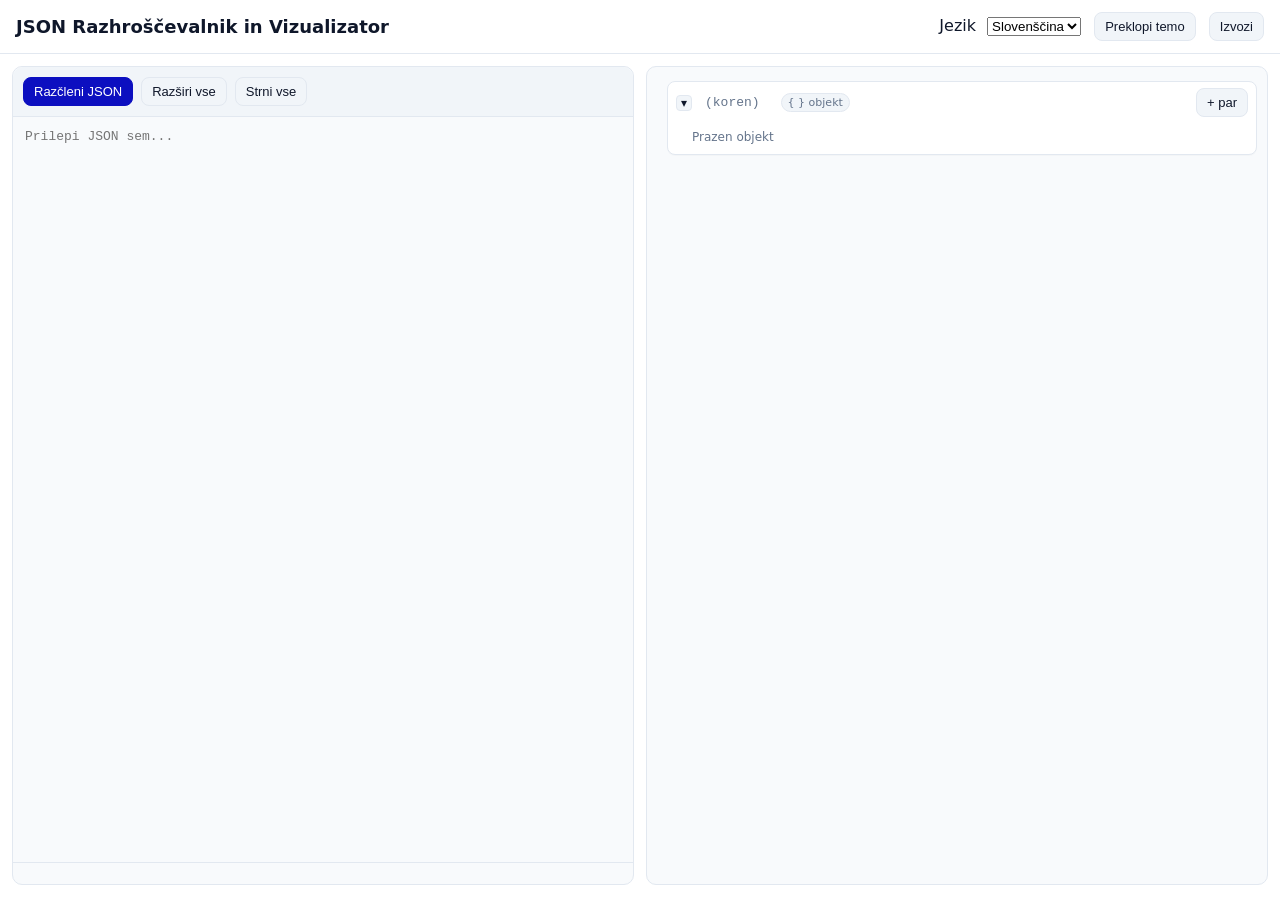
<file: index.html>
<!DOCTYPE html>
<html lang="en">
<head>
    <meta charset="UTF-8">
    <meta name="viewport" content="width=device-width, initial-scale=1.0">
    <title>JSON Debugger & Visualizer</title>
    <link rel="stylesheet" href="styles.css">
</head>
<body data-theme="light">
    <header class="app-header">
        <h1 id="titleText">JSON Debugger & Visualizer</h1>
        <div class="header-actions">
            <label for="langSelect" id="langLabel" style="margin-right:6px;">Language</label>
            <select id="langSelect">
                <option value="en">English</option>
                <option value="sl" selected>Slovenščina</option>
            </select>
            <button id="themeToggle" title="Toggle theme">Toggle Theme</button>
            <button id="exportBtn" title="Export JSON">Export</button>
        </div>
    </header>

    <main class="app-main">
        <section class="left-pane">
            <div class="editor-controls">
                <button id="parseBtn" class="primary">Parse JSON</button>
                <button id="expandAllBtn">Expand All</button>
                <button id="collapseAllBtn">Collapse All</button>
            </div>
            <textarea id="jsonInput" spellcheck="false" placeholder="Paste JSON here..."></textarea>
            <div id="inputError" class="error-line" aria-live="polite"></div>
        </section>

        <section class="right-pane">
            <div id="treeRoot" class="tree-root" aria-live="polite"></div>
        </section>
    </main>

    <!-- Load precompiled JS for the browser -->
    <script type="module" src="app.js"></script>
</body>
<!-- Note: TypeScript source is available as app.ts for reference -->
</html>
</file>
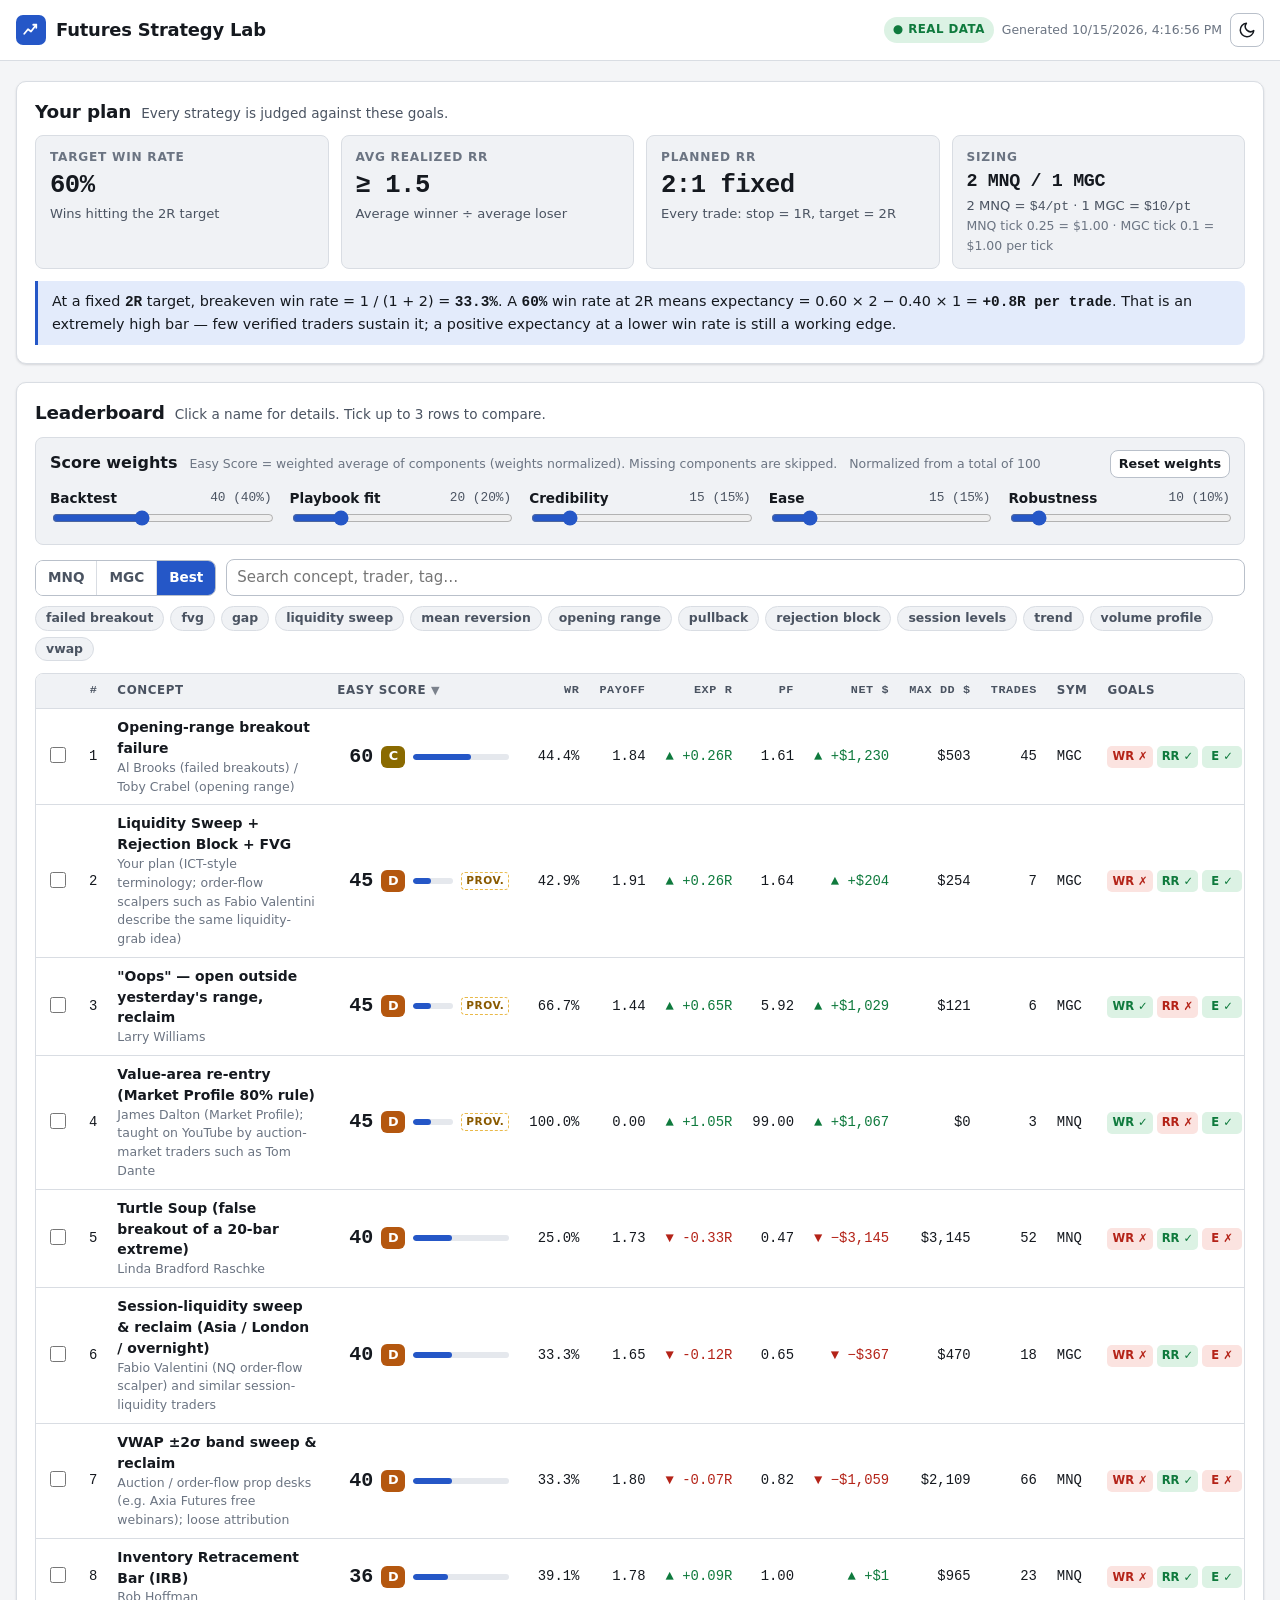
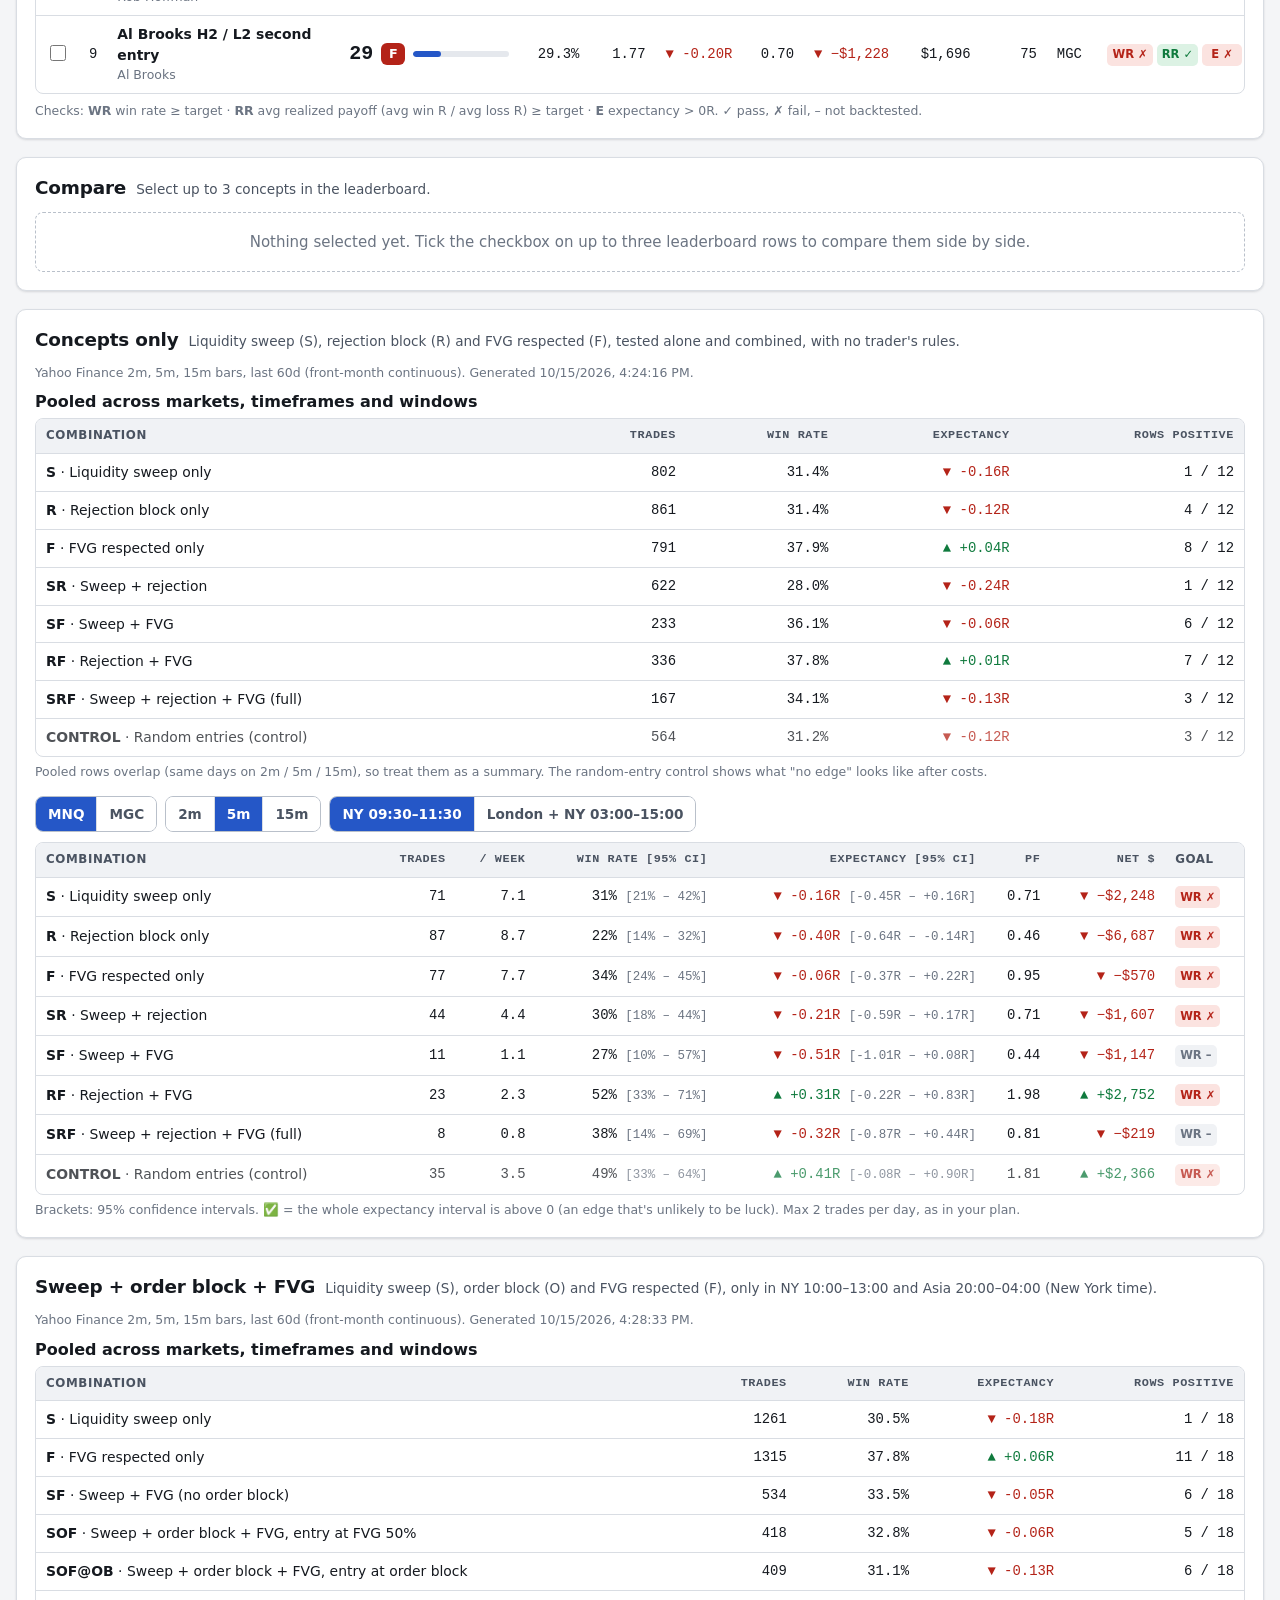
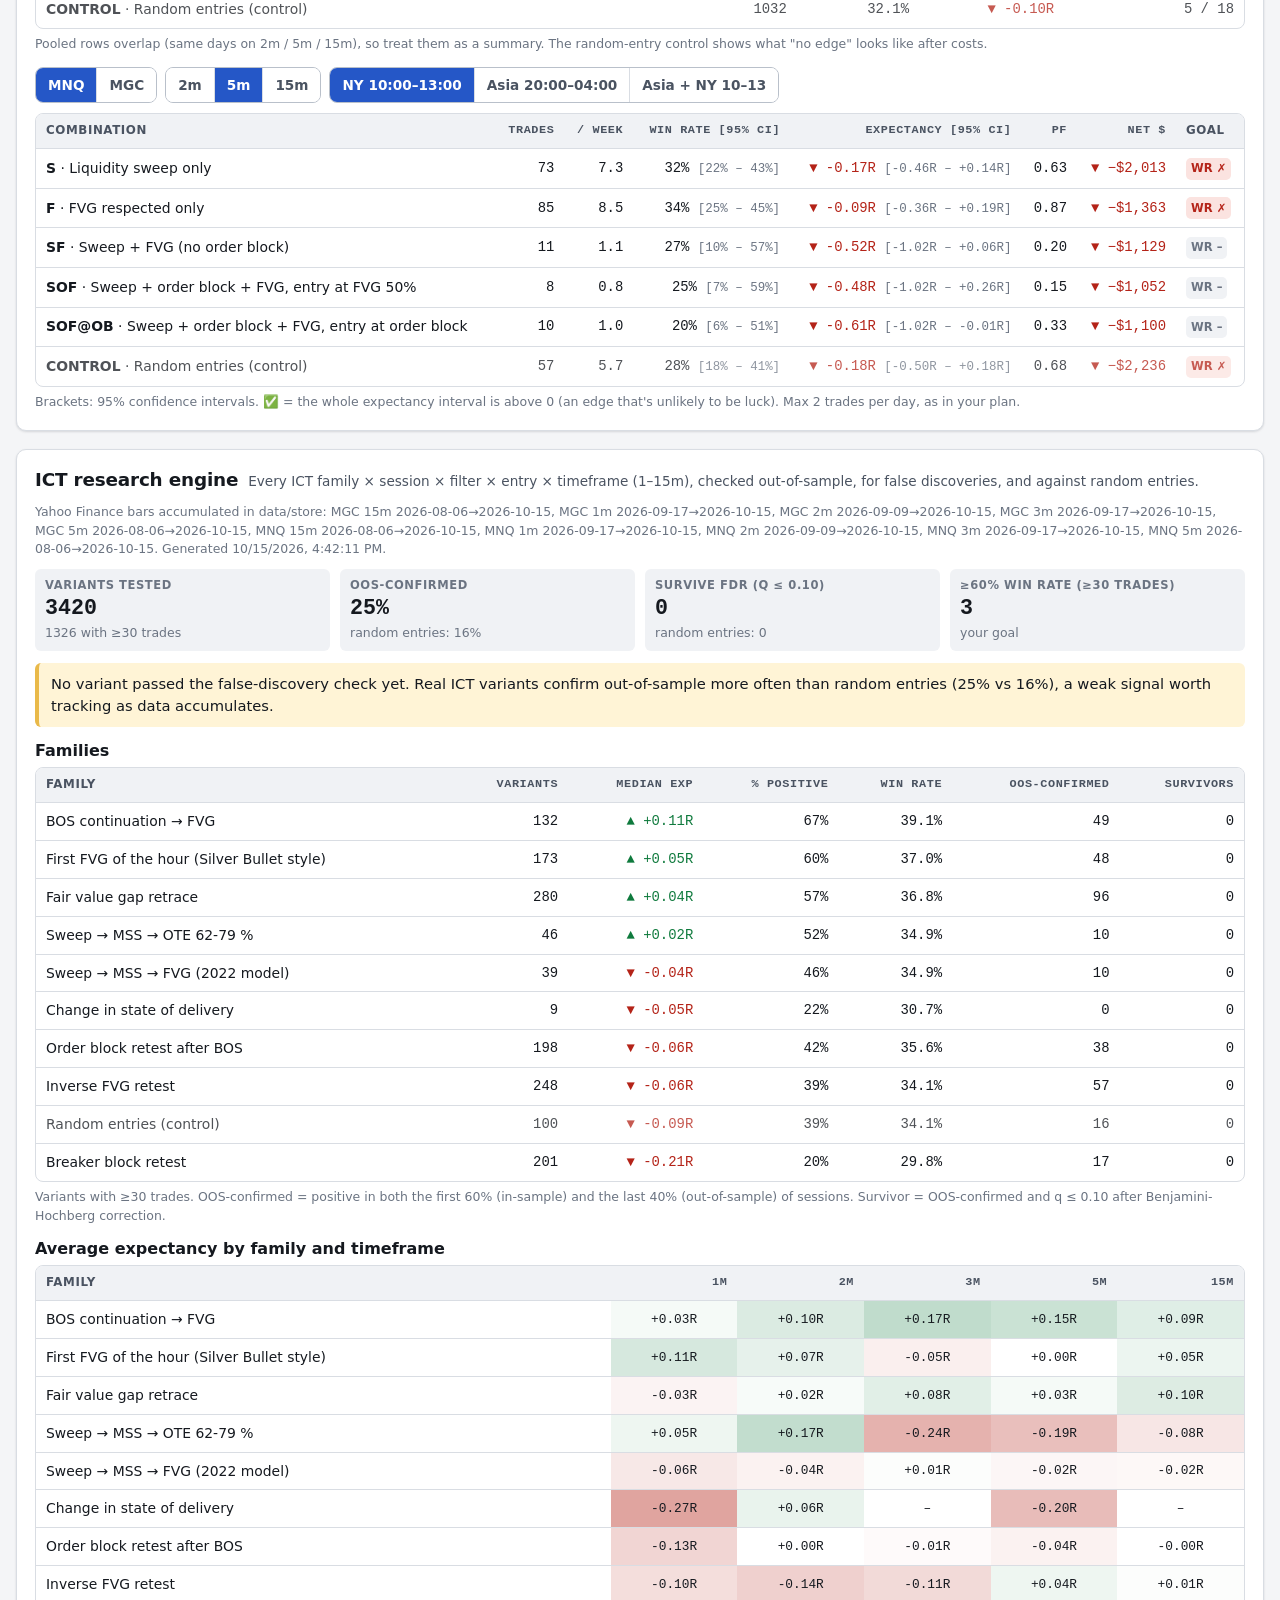
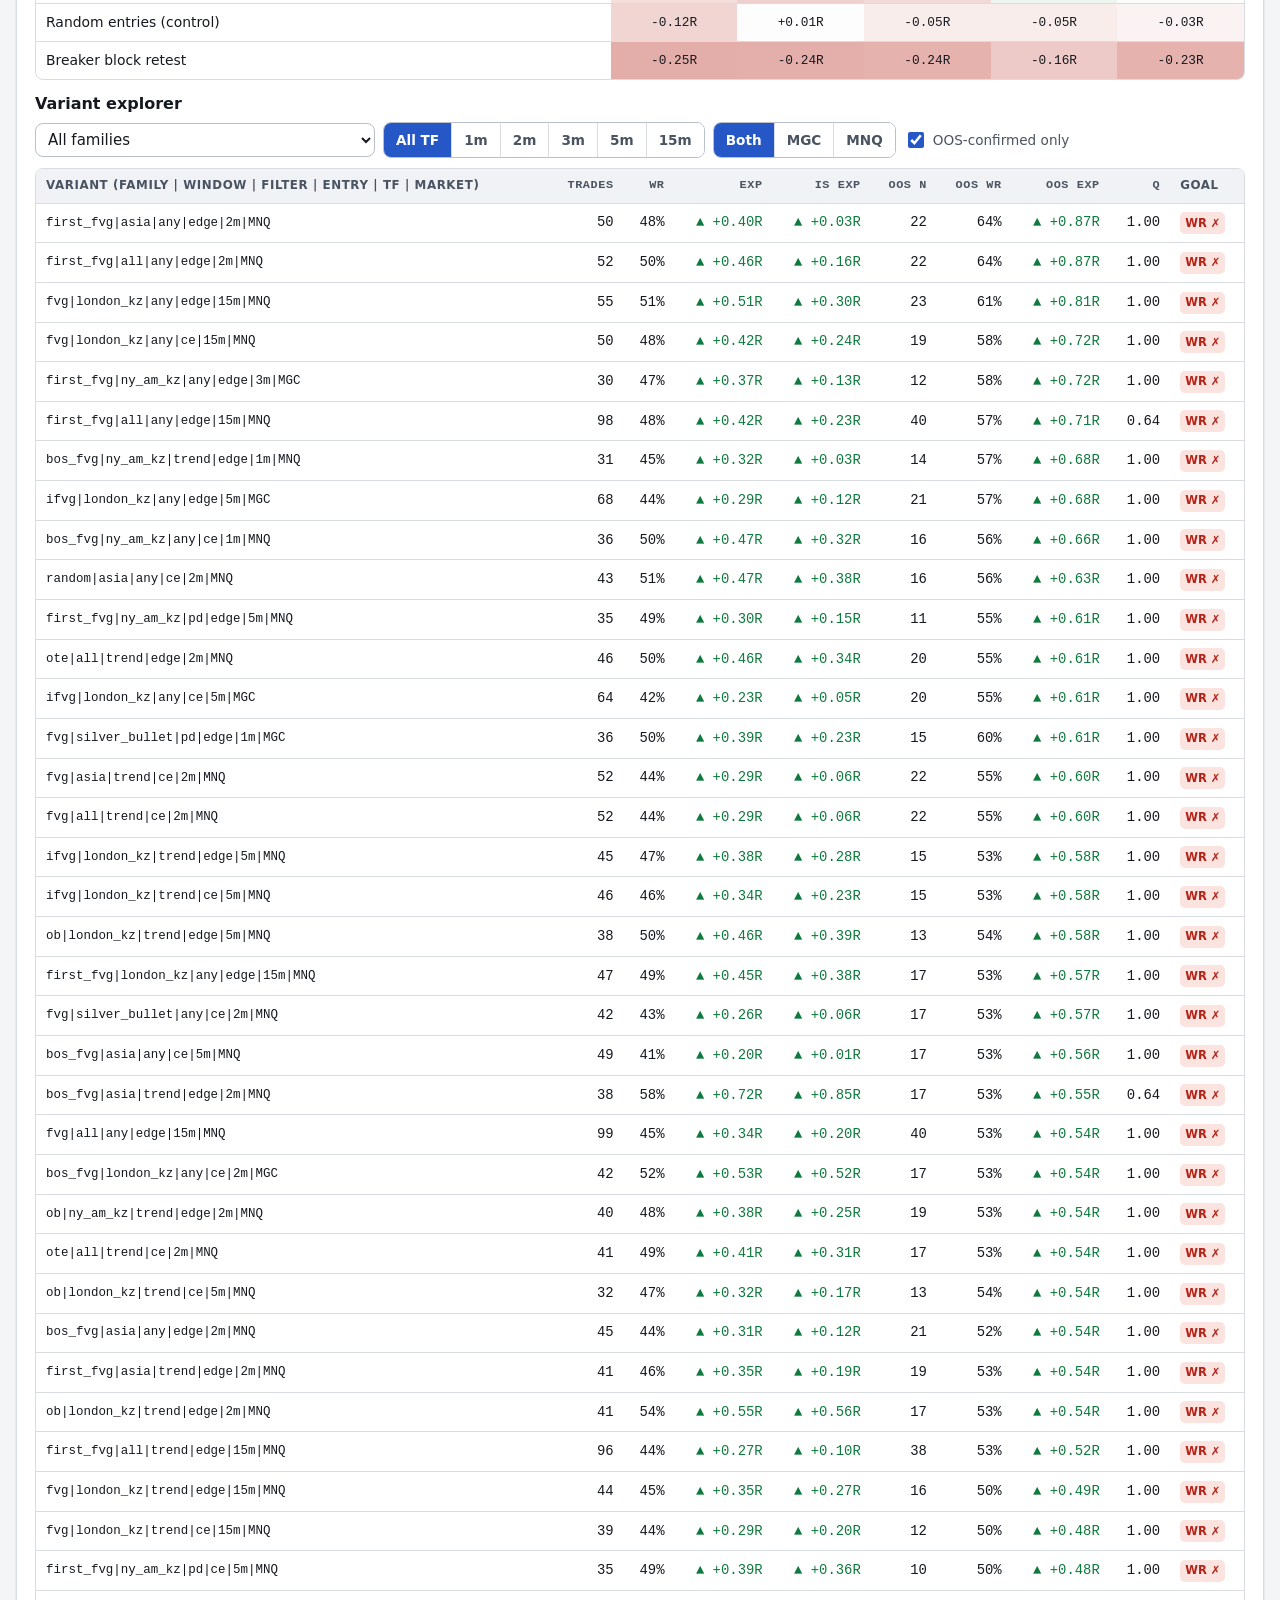
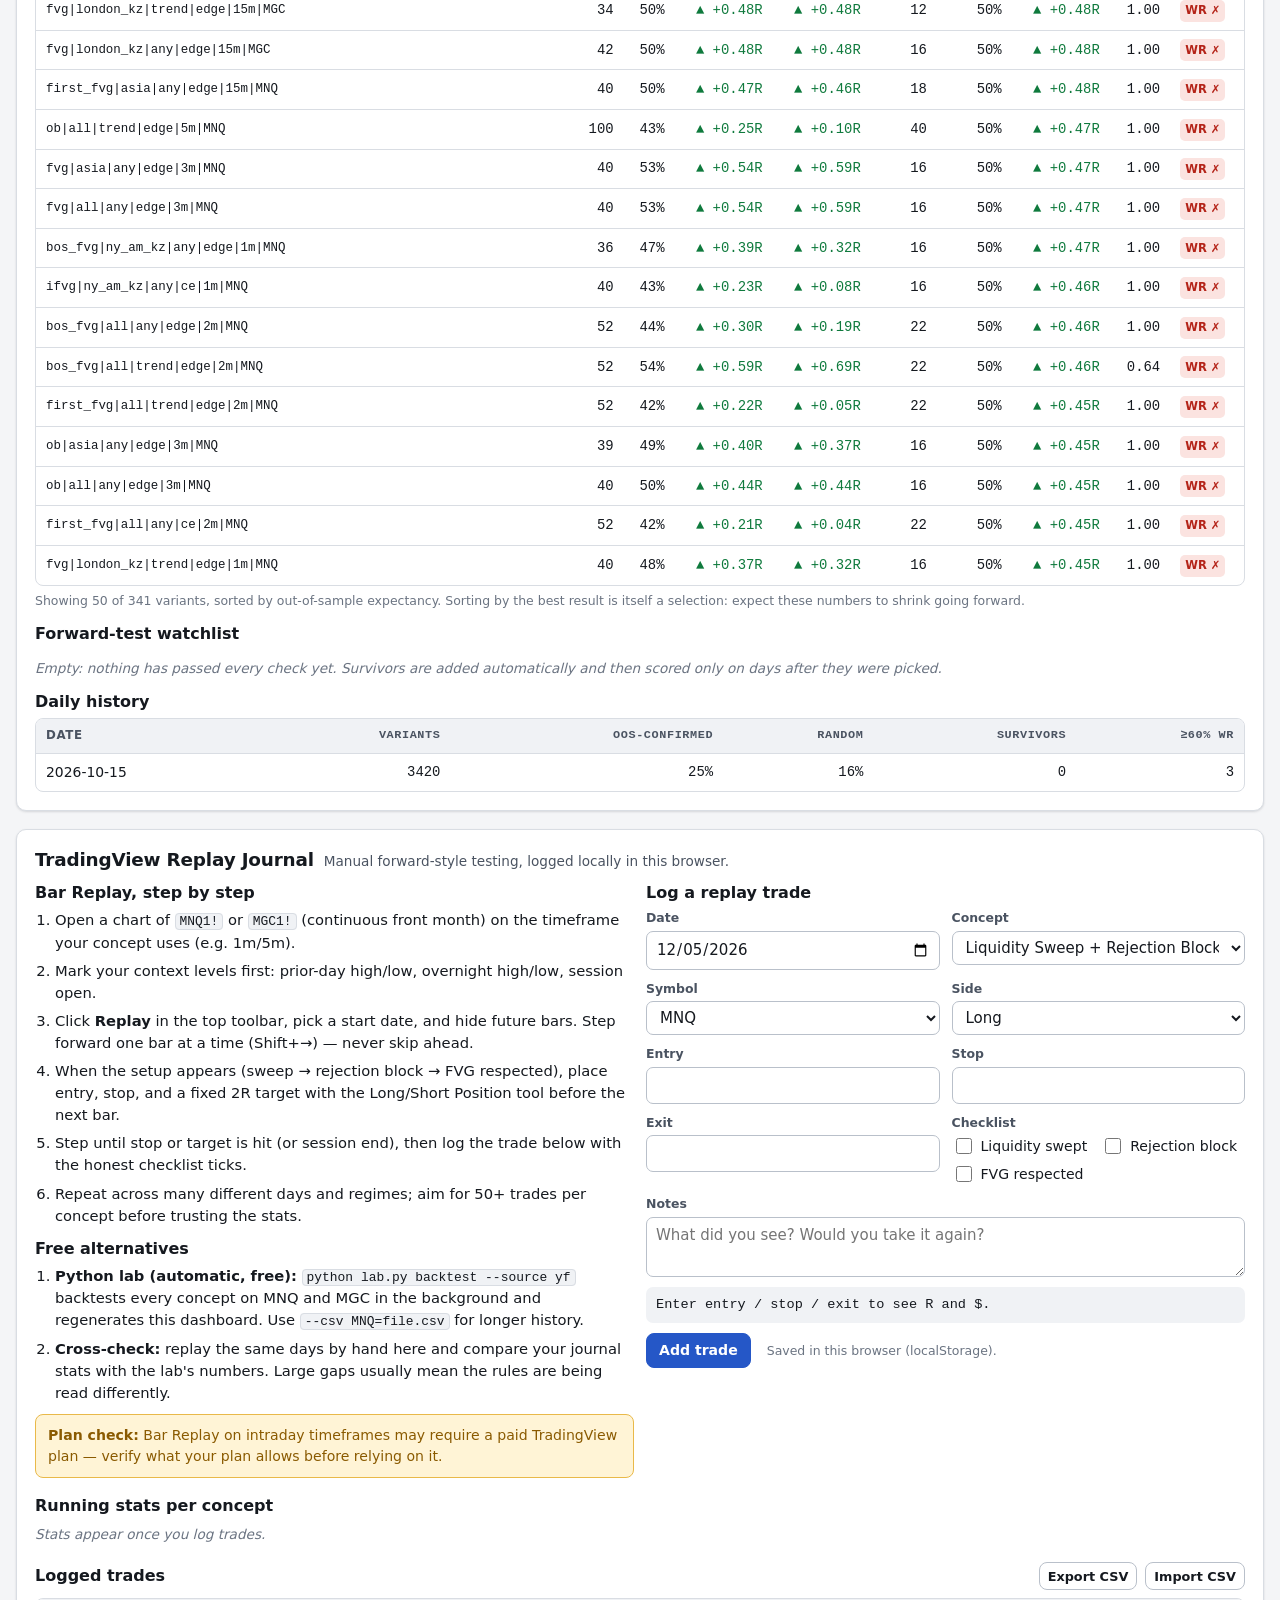
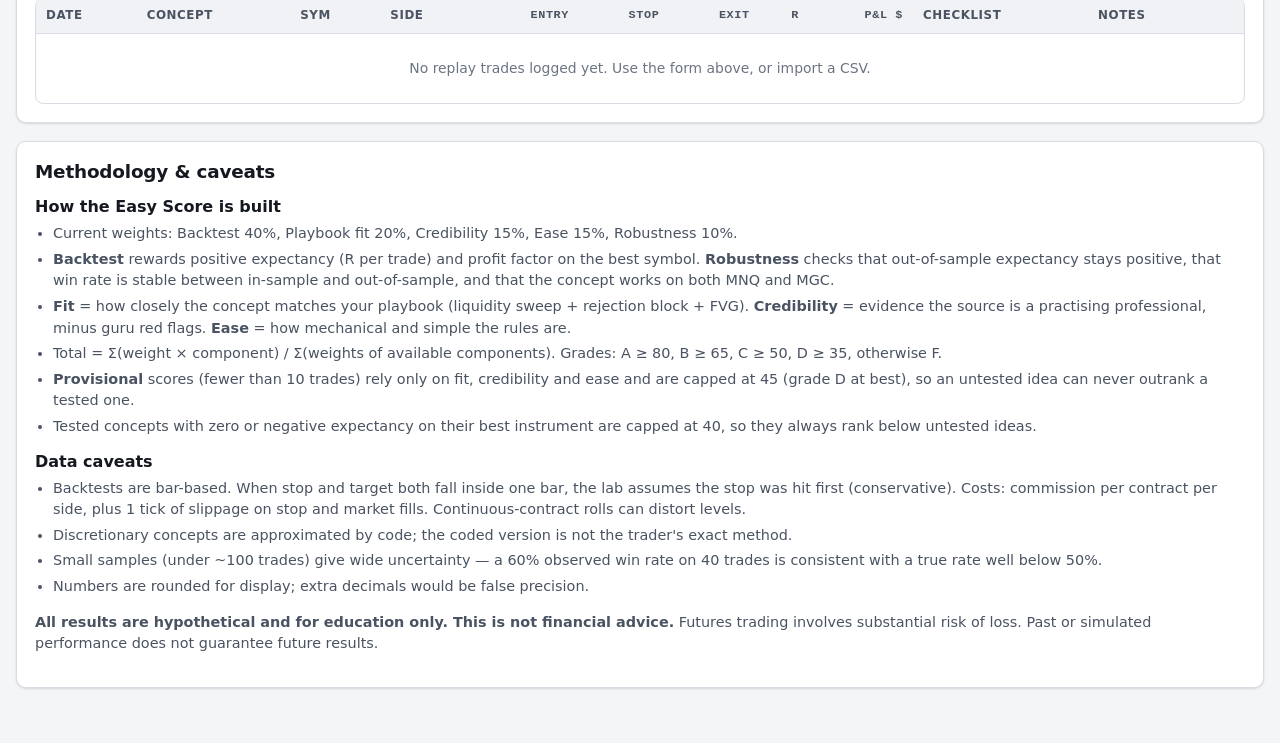
<file: futures-strategy-lab/mock.html>
<!doctype html>
<html lang="en">
<head>
<meta charset="utf-8">
<meta name="viewport" content="width=device-width, initial-scale=1">
<title>Futures Strategy Lab</title>
<meta name="description" content="Compare futures strategy concepts, score them, review backtests against a 60% WR / 2R plan, and journal TradingView replay trades.">
<style>
:root {
  color-scheme: light;
  --bg: #f4f5f7;
  --surface: #ffffff;
  --surface-2: #f0f2f5;
  --surface-3: #e5e8ed;
  --border: #d9dde3;
  --border-strong: #b9c0ca;
  --text: #15191f;
  --text-2: #4a5361;
  --text-3: #6b7482;
  --accent: #2557c7;
  --accent-soft: #e3ebfb;
  --accent-text: #ffffff;
  --pos: #0f7a3d;
  --pos-soft: #dcf2e4;
  --neg: #b42318;
  --neg-soft: #fbe3e0;
  --warn: #8a5a00;
  --warn-bg: #fff4d6;
  --warn-border: #e9b949;
  --grade-a: #0f7a3d;
  --grade-b: #3d7a0f;
  --grade-c: #8a6a00;
  --grade-d: #b4570f;
  --grade-f: #b42318;
  --s1: #2557c7;
  --s2: #c2410c;
  --s3: #7c3aed;
  --dd-fill: rgba(180, 35, 24, .14);
  --grid: #e3e6eb;
  --shadow: 0 1px 2px rgba(16, 24, 40, .06), 0 1px 3px rgba(16, 24, 40, .08);
  --shadow-lg: 0 20px 50px rgba(16, 24, 40, .25);
  --radius: 10px;
  --mono: ui-monospace, "SF Mono", "JetBrains Mono", "Cascadia Mono", Menlo, Consolas, monospace;
  --sans: system-ui, -apple-system, "Segoe UI", Roboto, "Helvetica Neue", Arial, sans-serif;
}
@media (prefers-color-scheme: dark) {
  :root:not([data-theme="light"]) {
    color-scheme: dark;
    --bg: #0d1117; --surface: #151b23; --surface-2: #1b222c; --surface-3: #252e3a;
    --border: #2a3340; --border-strong: #3c4757;
    --text: #e6e9ee; --text-2: #b3bbc7; --text-3: #8892a0;
    --accent: #6d9dff; --accent-soft: #1d2b47; --accent-text: #0d1117;
    --pos: #4cc77f; --pos-soft: #133523; --neg: #ff7b6e; --neg-soft: #3d1a17;
    --warn: #ffd27a; --warn-bg: #33270b; --warn-border: #8a6a1c;
    --grade-a: #4cc77f; --grade-b: #9bd35a; --grade-c: #e6c24c; --grade-d: #f09a4d; --grade-f: #ff7b6e;
    --s1: #6d9dff; --s2: #ff9a5c; --s3: #c39bff;
    --dd-fill: rgba(255, 123, 110, .16); --grid: #232b36;
    --shadow: 0 1px 2px rgba(0, 0, 0, .4); --shadow-lg: 0 20px 50px rgba(0, 0, 0, .6);
  }
}
:root[data-theme="dark"] {
  color-scheme: dark;
  --bg: #0d1117; --surface: #151b23; --surface-2: #1b222c; --surface-3: #252e3a;
  --border: #2a3340; --border-strong: #3c4757;
  --text: #e6e9ee; --text-2: #b3bbc7; --text-3: #8892a0;
  --accent: #6d9dff; --accent-soft: #1d2b47; --accent-text: #0d1117;
  --pos: #4cc77f; --pos-soft: #133523; --neg: #ff7b6e; --neg-soft: #3d1a17;
  --warn: #ffd27a; --warn-bg: #33270b; --warn-border: #8a6a1c;
  --grade-a: #4cc77f; --grade-b: #9bd35a; --grade-c: #e6c24c; --grade-d: #f09a4d; --grade-f: #ff7b6e;
  --s1: #6d9dff; --s2: #ff9a5c; --s3: #c39bff;
  --dd-fill: rgba(255, 123, 110, .16); --grid: #232b36;
  --shadow: 0 1px 2px rgba(0, 0, 0, .4); --shadow-lg: 0 20px 50px rgba(0, 0, 0, .6);
}
*, *::before, *::after { box-sizing: border-box; }
html { -webkit-text-size-adjust: 100%; }
body {
  margin: 0; background: var(--bg); color: var(--text);
  font: 15px/1.5 var(--sans); overflow-x: hidden;
}
a { color: var(--accent); }
h1, h2, h3, h4 { line-height: 1.25; margin: 0; }
h2 { font-size: 1.15rem; letter-spacing: -.01em; }
h3 { font-size: 1rem; }
code, .mono, .num { font-family: var(--mono); font-variant-numeric: tabular-nums; }
code { font-size: .88em; background: var(--surface-2); border: 1px solid var(--border); border-radius: 4px; padding: 0 4px; overflow-wrap: anywhere; }
.wrap { max-width: 1320px; margin: 0 auto; padding: 0 16px; }
.muted { color: var(--text-2); }
.small { font-size: .85rem; }
.tiny { font-size: .78rem; color: var(--text-3); }
.hidden { display: none !important; }
.sr-only { position: absolute; width: 1px; height: 1px; overflow: hidden; clip: rect(0 0 0 0); white-space: nowrap; }
button, input, select, textarea { font: inherit; color: inherit; }
button { cursor: pointer; }
:focus-visible { outline: 2px solid var(--accent); outline-offset: 2px; }

/* Header */
.topbar { background: var(--surface); border-bottom: 1px solid var(--border); position: sticky; top: 0; z-index: 20; }
.topbar .wrap { display: flex; align-items: center; gap: 12px; min-height: 60px; flex-wrap: wrap; padding-top: 8px; padding-bottom: 8px; }
.brand { display: flex; align-items: center; gap: 10px; min-width: 0; }
.logo { width: 30px; height: 30px; border-radius: 7px; background: var(--accent); color: var(--accent-text); display: grid; place-items: center; flex: none; }
.brand h1 { font-size: 1.12rem; letter-spacing: -.01em; white-space: nowrap; }
.header-meta { display: flex; align-items: center; gap: 8px; flex-wrap: wrap; margin-left: auto; }
.badge { display: inline-flex; align-items: center; gap: 4px; font-size: .74rem; font-weight: 650; letter-spacing: .04em; text-transform: uppercase; padding: 3px 8px; border-radius: 999px; border: 1px solid var(--border); background: var(--surface-2); color: var(--text-2); white-space: nowrap; }
.badge.synthetic { background: var(--warn-bg); color: var(--warn); border-color: var(--warn-border); }
.badge.real { background: var(--pos-soft); color: var(--pos); border-color: transparent; }
.btn { display: inline-flex; align-items: center; justify-content: center; gap: 6px; border: 1px solid var(--border-strong); background: var(--surface); color: var(--text); border-radius: 8px; padding: 6px 12px; font-size: .88rem; font-weight: 550; min-height: 34px; }
.btn:hover { background: var(--surface-2); }
.btn.primary { background: var(--accent); border-color: var(--accent); color: var(--accent-text); }
.btn.primary:hover { filter: brightness(1.08); }
.btn.ghost { border-color: transparent; background: transparent; }
.btn.small { padding: 3px 8px; min-height: 28px; font-size: .8rem; }
.btn.danger { color: var(--neg); }
.icon-btn { width: 34px; padding: 0; }

.banner { background: var(--warn-bg); border-bottom: 1px solid var(--warn-border); color: var(--warn); }
.banner .wrap { display: flex; gap: 12px; align-items: flex-start; padding-top: 14px; padding-bottom: 14px; }
.banner strong { font-size: 1.02rem; }
.banner p { margin: 2px 0 0; }
.banner svg { flex: none; margin-top: 2px; }

main { padding: 20px 0 40px; }
section.card { background: var(--surface); border: 1px solid var(--border); border-radius: var(--radius); box-shadow: var(--shadow); padding: 18px; margin-bottom: 18px; min-width: 0; }
.section-head { display: flex; align-items: baseline; gap: 10px; flex-wrap: wrap; margin-bottom: 12px; }
.section-head p { margin: 0; }
.eyebrow { font-size: .72rem; font-weight: 700; letter-spacing: .08em; text-transform: uppercase; color: var(--text-3); }

/* Plan strip */
.plan-grid { display: grid; grid-template-columns: repeat(4, minmax(0, 1fr)); gap: 12px; }
.goal { border: 1px solid var(--border); border-radius: 8px; padding: 12px 14px; background: var(--surface-2); min-width: 0; }
.goal .label { font-size: .76rem; color: var(--text-3); text-transform: uppercase; letter-spacing: .06em; font-weight: 650; }
.goal .value { font: 650 1.6rem/1.15 var(--mono); margin-top: 4px; letter-spacing: -.02em; }
.goal .sub { font-size: .82rem; color: var(--text-2); margin-top: 4px; }
.math-note { margin-top: 12px; border-left: 3px solid var(--accent); background: var(--accent-soft); padding: 10px 14px; border-radius: 0 8px 8px 0; font-size: .9rem; }
.math-note b { font-family: var(--mono); }

/* Leaderboard */
.lb-layout { display: flex; flex-direction: column; gap: 14px; }
.controls { display: flex; flex-wrap: wrap; gap: 10px; align-items: center; margin-bottom: 10px; }
.seg { display: inline-flex; border: 1px solid var(--border-strong); border-radius: 8px; overflow: hidden; }
.seg button { border: 0; background: var(--surface); padding: 6px 12px; font-size: .85rem; font-weight: 600; color: var(--text-2); border-right: 1px solid var(--border); min-height: 34px; }
.seg button:last-child { border-right: 0; }
.seg button[aria-pressed="true"] { background: var(--accent); color: var(--accent-text); }
.search { flex: 1 1 200px; min-width: 0; border: 1px solid var(--border-strong); background: var(--surface); border-radius: 8px; padding: 6px 10px; min-height: 34px; }
.chips { display: flex; flex-wrap: wrap; gap: 6px; margin-bottom: 12px; }
.chip { border: 1px solid var(--border); background: var(--surface-2); color: var(--text-2); border-radius: 999px; padding: 2px 10px; font-size: .78rem; font-weight: 550; }
.chip[aria-pressed="true"] { background: var(--accent-soft); color: var(--accent); border-color: var(--accent); }
.chip.static { cursor: default; }
.chip.core { border-color: var(--accent); color: var(--accent); }
.table-scroll { overflow-x: auto; border: 1px solid var(--border); border-radius: 8px; -webkit-overflow-scrolling: touch; max-width: 100%; }
table { border-collapse: collapse; width: 100%; font-size: .87rem; }
th, td { padding: 8px 10px; text-align: left; border-bottom: 1px solid var(--border); white-space: nowrap; vertical-align: middle; }
thead th { background: var(--surface-2); font-size: .74rem; text-transform: uppercase; letter-spacing: .05em; color: var(--text-2); font-weight: 650; position: sticky; top: 0; }
th.sortable { cursor: pointer; user-select: none; }
th.sortable:hover { color: var(--text); }
th .arrow { font-size: .7rem; opacity: .7; }
td.num, th.num { text-align: right; }
tbody tr:hover { background: var(--surface-2); }
tbody tr:last-child td { border-bottom: 0; }
.lb-name { display: flex; flex-direction: column; min-width: 200px; white-space: normal; }
.lb-name button { all: unset; cursor: pointer; font-weight: 650; color: var(--text); }
.lb-name button:hover { color: var(--accent); text-decoration: underline; }
.lb-name button:focus-visible { outline: 2px solid var(--accent); }
.lb-name .who { font-size: .78rem; color: var(--text-3); }
.score-cell { display: flex; align-items: center; gap: 8px; min-width: 150px; }
.score-num { font: 700 1.25rem/1 var(--mono); width: 3ch; text-align: right; }
.bar { height: 6px; border-radius: 3px; background: var(--surface-3); overflow: hidden; flex: 1; min-width: 40px; }
.bar > i { display: block; height: 100%; background: var(--accent); border-radius: 3px; }
.grade { display: inline-grid; place-items: center; min-width: 24px; height: 22px; border-radius: 6px; font: 700 .8rem/1 var(--sans); color: #fff; padding: 0 5px; }
.grade.A { background: var(--grade-a); } .grade.B { background: var(--grade-b); } .grade.C { background: var(--grade-c); } .grade.D { background: var(--grade-d); } .grade.F { background: var(--grade-f); }
:root[data-theme="dark"] .grade { color: #0d1117; }
@media (prefers-color-scheme: dark) { :root:not([data-theme="light"]) .grade { color: #0d1117; } }
.prov { font-size: .66rem; font-weight: 700; text-transform: uppercase; letter-spacing: .05em; color: var(--warn); border: 1px dashed var(--warn-border); border-radius: 4px; padding: 0 4px; }
.pos { color: var(--pos); }
.neg { color: var(--neg); }
.na { color: var(--text-3); font-style: italic; font-family: var(--sans); }
.checks { display: inline-flex; gap: 4px; }
.ck { display: inline-grid; place-items: center; min-width: 40px; height: 22px; border-radius: 5px; font-size: .72rem; font-weight: 700; padding: 0 5px; }
.ck.pass { background: var(--pos-soft); color: var(--pos); }
.ck.fail { background: var(--neg-soft); color: var(--neg); }
.ck.na { background: var(--surface-2); color: var(--text-3); font-style: normal; }
input[type="checkbox"] { width: 16px; height: 16px; accent-color: var(--accent); }
.empty-row td { text-align: center; color: var(--text-3); padding: 24px; white-space: normal; }

/* Weights */
.weights { border: 1px solid var(--border); border-radius: 8px; padding: 12px 14px; background: var(--surface-2); }
.w-grid { display: grid; grid-template-columns: repeat(5, minmax(0, 1fr)); gap: 0 18px; }
.w-head { display: flex; flex-wrap: wrap; gap: 4px 12px; align-items: baseline; }
.weights h3 { margin-bottom: 4px; }
.w-row { margin-top: 10px; }
.w-row label { display: flex; flex-wrap: wrap; justify-content: space-between; gap: 0 6px; font-size: .85rem; font-weight: 600; }
.w-row label span.num { white-space: nowrap; font-size: .8rem; }
.w-row label span.num { color: var(--text-2); font-weight: 500; }
.w-row input[type="range"] { width: 100%; accent-color: var(--accent); }

/* Compare */
.compare-empty { border: 1px dashed var(--border-strong); border-radius: 8px; padding: 18px; color: var(--text-3); text-align: center; }
.cmp-grid { display: grid; grid-template-columns: repeat(auto-fit, minmax(240px, 1fr)); gap: 12px; margin-top: 12px; }
.cmp-col { border: 1px solid var(--border); border-radius: 8px; padding: 12px; min-width: 0; border-top: 4px solid var(--c); }
.cmp-col h3 { display: flex; align-items: center; gap: 8px; justify-content: space-between; }
.kv { display: grid; grid-template-columns: 1fr auto; gap: 2px 10px; font-size: .85rem; margin-top: 8px; }
.kv dt { color: var(--text-2); }
.kv dd { margin: 0; text-align: right; font-family: var(--mono); font-variant-numeric: tabular-nums; }
.comp-bars { margin-top: 10px; display: grid; gap: 5px; }
.comp-bar { display: grid; grid-template-columns: 82px 1fr 30px; gap: 6px; align-items: center; font-size: .78rem; }
.comp-bar .num { text-align: right; }
.legend { display: flex; flex-wrap: wrap; gap: 12px; font-size: .82rem; margin-top: 6px; }
.legend i { display: inline-block; width: 14px; height: 3px; border-radius: 2px; vertical-align: middle; margin-right: 5px; }
.chart { width: 100%; height: auto; display: block; }
.chart text { font: 10.5px var(--mono); fill: var(--text-3); }
.chart-box { border: 1px solid var(--border); border-radius: 8px; padding: 8px; background: var(--surface); }

/* Drawer */
.overlay { position: fixed; inset: 0; background: rgba(10, 14, 20, .5); z-index: 40; opacity: 0; transition: opacity .18s; }
.overlay.open { opacity: 1; }
.drawer { position: fixed; top: 0; right: 0; bottom: 0; width: min(820px, 100vw); background: var(--bg); z-index: 41; box-shadow: var(--shadow-lg); transform: translateX(100%); transition: transform .22s ease; display: flex; flex-direction: column; }
.drawer.open { transform: none; }
.drawer-head { display: flex; align-items: flex-start; gap: 10px; padding: 14px 16px; border-bottom: 1px solid var(--border); background: var(--surface); }
.drawer-head h2 { font-size: 1.15rem; }
.drawer-body { overflow-y: auto; padding: 16px; flex: 1; }
.drawer-body .card { background: var(--surface); border: 1px solid var(--border); border-radius: 8px; padding: 14px; margin-bottom: 12px; min-width: 0; }
.drawer-body h3 { margin-bottom: 8px; }
.rules { display: grid; grid-template-columns: 110px 1fr; gap: 6px 12px; margin: 0; font-size: .9rem; }
.rules dt { font-weight: 650; color: var(--text-2); }
.rules dd { margin: 0; }
.flag { display: flex; gap: 8px; align-items: flex-start; background: var(--warn-bg); color: var(--warn); border: 1px solid var(--warn-border); border-radius: 6px; padding: 6px 10px; margin-top: 6px; font-size: .88rem; }
ul.evidence { margin: 6px 0 0; padding-left: 18px; font-size: .9rem; }
.two { display: grid; grid-template-columns: 1fr 1fr; gap: 12px; }
.stat-tiles { display: grid; grid-template-columns: repeat(4, minmax(0, 1fr)); gap: 8px; }
.tile { background: var(--surface-2); border-radius: 6px; padding: 8px 10px; min-width: 0; }
.tile .l { font-size: .72rem; color: var(--text-3); text-transform: uppercase; letter-spacing: .05em; font-weight: 650; }
.tile .v { font: 650 1.05rem/1.3 var(--mono); }
.heat { display: flex; gap: 3px; flex-wrap: wrap; }
.heat .cell { flex: 1 0 44px; min-width: 44px; border-radius: 4px; padding: 4px 3px; text-align: center; font: 600 .7rem/1.25 var(--mono); border: 1px solid var(--border); }
.heat .cell span { display: block; font-weight: 500; opacity: .8; font-family: var(--sans); }
.sym-tabs { margin-bottom: 12px; }

/* Journal */
.steps { margin: 0; padding-left: 20px; font-size: .92rem; }
.steps li { margin-bottom: 6px; }
.note-box { border: 1px solid var(--warn-border); background: var(--warn-bg); color: var(--warn); border-radius: 8px; padding: 10px 12px; font-size: .88rem; margin-top: 10px; }
.journal-grid { display: grid; grid-template-columns: minmax(0, 1fr) minmax(0, 1fr); gap: 18px; margin-top: 16px; }
form.jform { display: grid; grid-template-columns: repeat(2, minmax(0, 1fr)); gap: 10px 12px; }
.field { display: flex; flex-direction: column; gap: 3px; min-width: 0; }
.field.full { grid-column: 1 / -1; }
.field > span { font-size: .78rem; font-weight: 650; color: var(--text-2); }
.field input, .field select, .field textarea { border: 1px solid var(--border-strong); background: var(--surface); border-radius: 7px; padding: 6px 9px; min-height: 34px; width: 100%; min-width: 0; }
.field textarea { min-height: 60px; resize: vertical; }
.checkset { display: flex; flex-wrap: wrap; gap: 6px 14px; }
.checkset label { display: inline-flex; align-items: center; gap: 6px; font-size: .88rem; }
.field .checkset input[type="checkbox"] { width: 16px; height: 16px; min-height: 0; padding: 0; flex: none; }
.preview { grid-column: 1 / -1; background: var(--surface-2); border-radius: 7px; padding: 8px 10px; font-size: .85rem; font-family: var(--mono); }
.form-actions { grid-column: 1 / -1; display: flex; gap: 8px; flex-wrap: wrap; align-items: center; }
.form-error { color: var(--neg); font-size: .85rem; }
.stats-grid { display: grid; gap: 8px; }
.jstat { border: 1px solid var(--border); border-radius: 8px; padding: 10px 12px; }
.jstat h4 { font-size: .9rem; display: flex; justify-content: space-between; gap: 8px; }
.jstat .row { display: flex; flex-wrap: wrap; gap: 4px 14px; font-size: .82rem; margin-top: 6px; }
.jstat .row b { font-family: var(--mono); font-weight: 600; }

/* Empty state */
.empty-state { text-align: center; padding: 48px 16px; }
.empty-state h2 { font-size: 1.3rem; margin-bottom: 8px; }
.empty-state p { max-width: 560px; margin: 8px auto; color: var(--text-2); }

footer.method { font-size: .9rem; color: var(--text-2); }
footer.method h3 { color: var(--text); margin: 14px 0 6px; }
footer.method ul { margin: 0; padding-left: 18px; }
footer.method li { margin-bottom: 4px; }

@media (max-width: 1080px) {
  .w-grid { grid-template-columns: repeat(auto-fit, minmax(160px, 1fr)); }
  .journal-grid { grid-template-columns: 1fr; }
}
@media (max-width: 720px) {
  .plan-grid { grid-template-columns: repeat(2, minmax(0, 1fr)); }
  .stat-tiles { grid-template-columns: repeat(2, minmax(0, 1fr)); }
  .two { grid-template-columns: 1fr; }
  .rules { grid-template-columns: 1fr; gap: 2px; }
  .rules dd { margin-bottom: 8px; }
  section.card { padding: 14px; }
  .goal .value { font-size: 1.3rem; }
  .brand h1 { font-size: 1rem; }
  .header-meta .gen { display: none; }
  .topbar { position: static; }
  .topbar .wrap { flex-wrap: nowrap; }
  .header-meta { flex-wrap: nowrap; }
  .w-grid { grid-template-columns: repeat(2, minmax(0, 1fr)); }
  th, td { padding: 7px 7px; }
  .lb-name { min-width: 150px; }
  .lb-name .who { display: none; }
}
@media (max-width: 420px) {
  form.jform { grid-template-columns: 1fr; }
}
.rs-kpis { display: grid; grid-template-columns: repeat(auto-fit, minmax(180px, 1fr)); gap: 10px; margin-bottom: 12px; }
.rs-kpis .tile .v { font-size: 1.35rem; }
.rs-kpis .tile .s { font-size: .78rem; color: var(--text-3); margin-top: 2px; }
.rs-verdict { border-left: 4px solid var(--warn-border); background: var(--warn-bg); color: var(--text); padding: 10px 12px; border-radius: 6px; margin: 0 0 14px; font-size: .92rem; }
.rs-heat td.hc { text-align: center; font-family: var(--mono); font-size: .8rem; }
.rs-filters { display: flex; flex-wrap: wrap; gap: 8px; align-items: center; margin: 8px 0 10px; }
.rs-filters select { min-height: 34px; border: 1px solid var(--border-strong); border-radius: 8px; background: var(--surface); color: var(--text); padding: 4px 8px; }
.rs-filters label { display: inline-flex; gap: 6px; align-items: center; font-size: .85rem; color: var(--text-2); }
.rs-id { font-family: var(--mono); font-size: .78rem; white-space: nowrap; }
</style>
<!-- Data: generated by the Python lab (python lab.py backtest ...). -->
<script src="lab-data.js"></script>
<script src="lab-concepts.js"></script>
<script src="lab-ob.js"></script>
<script src="lab-research.js"></script>
</head>
<body>
<header class="topbar">
  <div class="wrap">
    <div class="brand">
      <div class="logo" aria-hidden="true">
        <svg width="18" height="18" viewBox="0 0 24 24" fill="none" stroke="currentColor" stroke-width="2.4" stroke-linecap="round" stroke-linejoin="round"><path d="M3 17l5-6 4 3 7-9"/><path d="M15 5h4v4"/></svg>
      </div>
      <h1>Futures Strategy Lab</h1>
    </div>
    <div class="header-meta">
      <span id="modeBadge" class="badge">loading</span>
      <span id="genAt" class="tiny gen"></span>
      <button id="themeBtn" class="btn icon-btn" type="button" aria-label="Toggle light/dark theme" title="Toggle theme">
        <svg width="18" height="18" viewBox="0 0 24 24" fill="none" stroke="currentColor" stroke-width="2" stroke-linecap="round" stroke-linejoin="round" aria-hidden="true"><path d="M21 12.8A9 9 0 1 1 11.2 3a7 7 0 0 0 9.8 9.8z"/></svg>
      </button>
    </div>
  </div>
</header>
<div id="synthBanner" class="banner hidden" role="alert">
  <div class="wrap">
    <svg width="22" height="22" viewBox="0 0 24 24" fill="none" stroke="currentColor" stroke-width="2" stroke-linecap="round" stroke-linejoin="round" aria-hidden="true"><path d="M10.3 3.9L1.8 18a2 2 0 0 0 1.7 3h17a2 2 0 0 0 1.7-3L13.7 3.9a2 2 0 0 0-3.4 0z"/><path d="M12 9v4M12 17h.01"/></svg>
    <div>
      <strong>DEMO — synthetic prices, numbers are not evidence.</strong>
      <p>Run <code>python lab.py backtest --csv ...</code> with real MNQ/MGC data. <span id="dataNote"></span></p>
    </div>
  </div>
</div>

<main>
  <div class="wrap">
    <div id="emptyState" class="card empty-state hidden" style="background:var(--surface);border:1px solid var(--border);border-radius:var(--radius)">
      <h2>No lab data found</h2>
      <p><code>lab-data.js</code> could not be loaded next to this file.</p>
      <p>Generate it with the Python lab (for example <code>python lab.py backtest --source yf</code>), which writes <code>lab-data.js</code> into this folder, then reload the page.</p>
      <p class="tiny">The TradingView replay journal below still works without lab data.</p>
    </div>

    <div id="labContent" class="hidden">
      <section class="card" id="plan" aria-labelledby="planTitle">
        <div class="section-head"><h2 id="planTitle">Your plan</h2><span class="muted small">Every strategy is judged against these goals.</span></div>
        <div class="plan-grid" id="planGrid"></div>
        <div class="math-note" id="mathNote"></div>
      </section>

      <section class="card" id="leaderboard" aria-labelledby="lbTitle">
        <div class="section-head"><h2 id="lbTitle">Leaderboard</h2><span class="muted small">Click a name for details. Tick up to 3 rows to compare.</span></div>
        <div class="lb-layout">
          <aside class="weights" aria-labelledby="wTitle">
            <div class="w-head"><h3 id="wTitle">Score weights</h3>
              <span class="tiny">Easy Score = weighted average of components (weights normalized). Missing components are skipped.</span>
              <span class="tiny" id="weightSum"></span>
              <button class="btn small" id="resetWeights" type="button" style="margin-left:auto">Reset weights</button></div>
            <div class="w-grid" id="weightRows"></div>
          </aside>
          <div style="min-width:0">
            <div class="controls">
              <div class="seg" role="group" aria-label="Symbol" id="symSeg"></div>
              <input class="search" id="search" type="search" placeholder="Search concept, trader, tag…" aria-label="Search concepts">
            </div>
            <div class="chips" id="tagChips" aria-label="Filter by tag"></div>
            <div class="table-scroll">
              <table id="lbTable">
                <thead><tr id="lbHead"></tr></thead>
                <tbody id="lbBody"></tbody>
              </table>
            </div>
            <p class="tiny" style="margin:8px 0 0">Checks: <b>WR</b> win rate ≥ target · <b>RR</b> avg realized payoff (avg win R / avg loss R) ≥ target · <b>E</b> expectancy &gt; 0R. ✓ pass, ✗ fail, – not backtested.</p>
          </div>
        </div>
      </section>

      <section class="card" id="compare" aria-labelledby="cmpTitle">
        <div class="section-head"><h2 id="cmpTitle">Compare</h2><span class="muted small" id="cmpHint">Select up to 3 concepts in the leaderboard.</span>
          <button class="btn small ghost" id="clearCompare" type="button" style="margin-left:auto">Clear</button></div>
        <div id="cmpBody"></div>
      </section>
    </div>

    <section class="card hidden" id="concepts" aria-labelledby="ccTitle">
      <div class="section-head"><h2 id="ccTitle">Concepts only</h2><span class="muted small">Liquidity sweep (S), rejection block (R) and FVG respected (F), tested alone and combined, with no trader's rules.</span></div>
      <p class="tiny" id="ccNote" style="margin:0 0 10px"></p>
      <h3 style="margin:4px 0 6px">Pooled across markets, timeframes and windows</h3>
      <div class="table-scroll"><table id="ccPooled"></table></div>
      <p class="tiny" style="margin:6px 0 14px">Pooled rows overlap (same days on 2m / 5m / 15m), so treat them as a summary. The random-entry control shows what "no edge" looks like after costs.</p>
      <div style="display:flex;flex-wrap:wrap;gap:8px;align-items:center;margin-bottom:10px">
        <div class="seg" role="group" aria-label="Market" id="ccSym"></div>
        <div class="seg" role="group" aria-label="Timeframe" id="ccTf"></div>
        <div class="seg" role="group" aria-label="Session window" id="ccWin"></div>
      </div>
      <div class="table-scroll"><table id="ccTable"></table></div>
      <p class="tiny" style="margin:6px 0 0">Brackets: 95% confidence intervals. ✅ = the whole expectancy interval is above 0 (an edge that's unlikely to be luck). Max 2 trades per day, as in your plan.</p>
    </section>

    <section class="card hidden" id="obStudy" aria-labelledby="obTitle">
      <div class="section-head"><h2 id="obTitle">Sweep + order block + FVG</h2><span class="muted small">Liquidity sweep (S), order block (O) and FVG respected (F), only in NY 10:00–13:00 and Asia 20:00–04:00 (New York time).</span></div>
      <p class="tiny" id="obNote" style="margin:0 0 10px"></p>
      <h3 style="margin:4px 0 6px">Pooled across markets, timeframes and windows</h3>
      <div class="table-scroll"><table id="obPooled"></table></div>
      <p class="tiny" style="margin:6px 0 14px">Pooled rows overlap (same days on 2m / 5m / 15m), so treat them as a summary. The random-entry control shows what "no edge" looks like after costs.</p>
      <div style="display:flex;flex-wrap:wrap;gap:8px;align-items:center;margin-bottom:10px">
        <div class="seg" role="group" aria-label="Market" id="obSym"></div>
        <div class="seg" role="group" aria-label="Timeframe" id="obTf"></div>
        <div class="seg" role="group" aria-label="Session window" id="obWin"></div>
      </div>
      <div class="table-scroll"><table id="obTable"></table></div>
      <p class="tiny" style="margin:6px 0 0">Brackets: 95% confidence intervals. ✅ = the whole expectancy interval is above 0 (an edge that's unlikely to be luck). Max 2 trades per day, as in your plan.</p>
    </section>

    <section class="card hidden" id="research" aria-labelledby="rsTitle">
      <div class="section-head"><h2 id="rsTitle">ICT research engine</h2><span class="muted small">Every ICT family × session × filter × entry × timeframe (1–15m), checked out-of-sample, for false discoveries, and against random entries.</span></div>
      <p class="tiny" id="rsNote" style="margin:0 0 10px"></p>
      <div class="rs-kpis" id="rsKpis"></div>
      <p class="rs-verdict" id="rsVerdict"></p>
      <h3 style="margin:4px 0 6px">Families</h3>
      <div class="table-scroll"><table id="rsFam"></table></div>
      <p class="tiny" style="margin:6px 0 14px">Variants with ≥30 trades. OOS-confirmed = positive in both the first 60% (in-sample) and the last 40% (out-of-sample) of sessions. Survivor = OOS-confirmed and q ≤ 0.10 after Benjamini-Hochberg correction.</p>
      <h3 style="margin:4px 0 6px">Average expectancy by family and timeframe</h3>
      <div class="table-scroll"><table id="rsHeat" class="rs-heat"></table></div>
      <h3 style="margin:14px 0 6px">Variant explorer</h3>
      <div class="rs-filters">
        <select id="rsFamSel" aria-label="Family"></select>
        <div class="seg" role="group" aria-label="Timeframe" id="rsTf"></div>
        <div class="seg" role="group" aria-label="Market" id="rsSym"></div>
        <label><input type="checkbox" id="rsOnlyOos" checked> OOS-confirmed only</label>
      </div>
      <div class="table-scroll"><table id="rsTable"></table></div>
      <p class="tiny" id="rsCount" style="margin:6px 0 14px"></p>
      <h3 style="margin:4px 0 6px">Forward-test watchlist</h3>
      <div id="rsWatch"></div>
      <h3 style="margin:14px 0 6px">Daily history</h3>
      <div class="table-scroll"><table id="rsHist"></table></div>
    </section>

    <section class="card" id="journal" aria-labelledby="jTitle">
      <div class="section-head"><h2 id="jTitle">TradingView Replay Journal</h2><span class="muted small">Manual forward-style testing, logged locally in this browser.</span></div>
      <div class="two">
        <div>
          <h3 style="margin-bottom:6px">Bar Replay, step by step</h3>
          <ol class="steps">
            <li>Open a chart of <code>MNQ1!</code> or <code>MGC1!</code> (continuous front month) on the timeframe your concept uses (e.g. 1m/5m).</li>
            <li>Mark your context levels first: prior-day high/low, overnight high/low, session open.</li>
            <li>Click <b>Replay</b> in the top toolbar, pick a start date, and hide future bars. Step forward one bar at a time (Shift+→) — never skip ahead.</li>
            <li>When the setup appears (sweep → rejection block → FVG respected), place entry, stop, and a fixed 2R target with the Long/Short Position tool before the next bar.</li>
            <li>Step until stop or target is hit (or session end), then log the trade below with the honest checklist ticks.</li>
            <li>Repeat across many different days and regimes; aim for 50+ trades per concept before trusting the stats.</li>
          </ol>
          <h3 style="margin:12px 0 6px">Free alternatives</h3>
          <ol class="steps">
            <li><b>Python lab (automatic, free):</b> <code>python lab.py backtest --source yf</code> backtests every concept on MNQ and MGC in the background and regenerates this dashboard. Use <code>--csv MNQ=file.csv</code> for longer history.</li>
            <li><b>Cross-check:</b> replay the same days by hand here and compare your journal stats with the lab's numbers. Large gaps usually mean the rules are being read differently.</li>
          </ol>
          <div class="note-box"><b>Plan check:</b> Bar Replay on intraday timeframes may require a paid TradingView plan — verify what your plan allows before relying on it.</div>
        </div>
        <div>
          <h3 style="margin-bottom:6px">Log a replay trade</h3>
          <form class="jform" id="jform" novalidate>
            <label class="field"><span>Date</span><input type="date" name="date" required></label>
            <label class="field"><span>Concept</span><select name="concept" id="jConcept" required></select></label>
            <label class="field"><span>Symbol</span><select name="symbol" id="jSymbol"><option>MNQ</option><option>MGC</option></select></label>
            <label class="field"><span>Side</span><select name="side"><option value="long">Long</option><option value="short">Short</option></select></label>
            <label class="field"><span>Entry</span><input type="number" step="any" name="entry" inputmode="decimal" required></label>
            <label class="field"><span>Stop</span><input type="number" step="any" name="stop" inputmode="decimal" required></label>
            <label class="field"><span>Exit</span><input type="number" step="any" name="exit" inputmode="decimal" required></label>
            <div class="field"><span>Checklist</span>
              <div class="checkset">
                <label><input type="checkbox" name="sweep"> Liquidity swept</label>
                <label><input type="checkbox" name="rb"> Rejection block</label>
                <label><input type="checkbox" name="fvg"> FVG respected</label>
              </div>
            </div>
            <label class="field full"><span>Notes</span><textarea name="notes" maxlength="500" placeholder="What did you see? Would you take it again?"></textarea></label>
            <div class="preview" id="jPreview" aria-live="polite">Enter entry / stop / exit to see R and $.</div>
            <div class="form-actions">
              <button class="btn primary" type="submit">Add trade</button>
              <span class="form-error" id="jError" role="alert"></span>
              <span class="tiny" id="storageNote"></span>
            </div>
          </form>
        </div>
      </div>

      <h3 style="margin:18px 0 8px">Running stats per concept</h3>
      <div class="stats-grid" id="jStats"></div>

      <div style="display:flex;gap:8px;flex-wrap:wrap;align-items:center;margin:18px 0 8px">
        <h3 style="margin-right:auto">Logged trades</h3>
        <button class="btn small" type="button" id="jExport">Export CSV</button>
        <label class="btn small" for="jImport" style="cursor:pointer">Import CSV</label>
        <input type="file" id="jImport" accept=".csv,text/csv" class="sr-only">
      </div>
      <div class="table-scroll">
        <table>
          <thead><tr><th>Date</th><th>Concept</th><th>Sym</th><th>Side</th><th class="num">Entry</th><th class="num">Stop</th><th class="num">Exit</th><th class="num">R</th><th class="num">P&amp;L $</th><th>Checklist</th><th>Notes</th><th></th></tr></thead>
          <tbody id="jBody"></tbody>
        </table>
      </div>
    </section>

    <section class="card">
      <footer class="method" id="methodology">
        <h2 style="color:var(--text)">Methodology &amp; caveats</h2>
        <h3>How the Easy Score is built</h3>
        <ul id="methodWeights"></ul>
        <ul>
          <li><b>Backtest</b> rewards positive expectancy (R per trade) and profit factor on the best symbol. <b>Robustness</b> checks that out-of-sample expectancy stays positive, that win rate is stable between in-sample and out-of-sample, and that the concept works on both MNQ and MGC.</li>
          <li><b>Fit</b> = how closely the concept matches your playbook (liquidity sweep + rejection block + FVG). <b>Credibility</b> = evidence the source is a practising professional, minus guru red flags. <b>Ease</b> = how mechanical and simple the rules are.</li>
          <li>Total = Σ(weight × component) / Σ(weights of available components). Grades: A ≥ 80, B ≥ 65, C ≥ 50, D ≥ 35, otherwise F.</li>
          <li><b>Provisional</b> scores (fewer than 10 trades) rely only on fit, credibility and ease and are capped at 45 (grade D at best), so an untested idea can never outrank a tested one.</li>
          <li>Tested concepts with zero or negative expectancy on their best instrument are capped at 40, so they always rank below untested ideas.</li>
        </ul>
        <h3>Data caveats</h3>
        <ul>
          <li>Backtests are bar-based. When stop and target both fall inside one bar, the lab assumes the stop was hit first (conservative). Costs: commission per contract per side, plus 1 tick of slippage on stop and market fills. Continuous-contract rolls can distort levels.</li>
          <li>Discretionary concepts are approximated by code; the coded version is not the trader's exact method.</li>
          <li>Small samples (under ~100 trades) give wide uncertainty — a 60% observed win rate on 40 trades is consistent with a true rate well below 50%.</li>
          <li>Numbers are rounded for display; extra decimals would be false precision.</li>
        </ul>
        <p style="margin-top:14px"><b>All results are hypothetical and for education only. This is not financial advice.</b> Futures trading involves substantial risk of loss. Past or simulated performance does not guarantee future results.</p>
      </footer>
    </section>
  </div>
</main>

<div id="overlay" class="overlay hidden"></div>
<aside id="drawer" class="drawer hidden" role="dialog" aria-modal="true" aria-labelledby="dTitle">
  <div class="drawer-head">
    <div style="min-width:0;flex:1">
      <div class="eyebrow" id="dEyebrow"></div>
      <h2 id="dTitle"></h2>
      <div class="tiny" id="dSub"></div>
    </div>
    <button class="btn icon-btn" id="dClose" type="button" aria-label="Close details">
      <svg width="18" height="18" viewBox="0 0 24 24" fill="none" stroke="currentColor" stroke-width="2.2" stroke-linecap="round" aria-hidden="true"><path d="M6 6l12 12M18 6L6 18"/></svg>
    </button>
  </div>
  <div class="drawer-body" id="dBody"></div>
</aside>

<script>
(function () {
  'use strict';

  /* ---------- Utilities ---------- */
  var COMPONENTS = ['backtest', 'fit', 'credibility', 'ease', 'robustness'];
  var COMP_LABEL = { backtest: 'Backtest', fit: 'Playbook fit', credibility: 'Credibility', ease: 'Ease', robustness: 'Robustness' };
  var DEFAULT_WEIGHTS = { backtest: 40, fit: 20, credibility: 15, ease: 15, robustness: 10 };
  var DEFAULT_GOALS = { target_wr: 0.6, target_avg_rr: 1.5, planned_rr: 2.0,
    sizing: { MNQ: { contracts: 2, point_value: 2.0, tick: 0.25 }, MGC: { contracts: 1, point_value: 10.0, tick: 0.1 } } };
  var SERIES = ['--s1', '--s2', '--s3'];

  function esc(s) {
    return String(s == null ? '' : s).replace(/[&<>"']/g, function (c) {
      return { '&': '&amp;', '<': '&lt;', '>': '&gt;', '"': '&quot;', "'": '&#39;' }[c];
    });
  }
  function $(id) { return document.getElementById(id); }
  function isNum(x) { return typeof x === 'number' && isFinite(x); }
  function fmtPct(x, d) { return isNum(x) ? (x * 100).toFixed(d == null ? 1 : d) + '%' : '–'; }
  function fmtR(x, signed) { if (!isNum(x)) return '–'; var s = x.toFixed(2); return (signed && x > 0 ? '+' : '') + s + 'R'; }
  function fmtNum(x, d) { return isNum(x) ? x.toFixed(d == null ? 2 : d) : '–'; }
  function fmtUsd(x, signed) {
    if (!isNum(x)) return '–';
    var a = Math.abs(x).toLocaleString('en-US', { maximumFractionDigits: 0 });
    if (!signed) return '$' + a;
    return (x > 0 ? '+' : x < 0 ? '−' : '') + '$' + a;
  }
  function signCls(x) { return !isNum(x) ? '' : x > 0 ? 'pos' : x < 0 ? 'neg' : ''; }
  /* value with a sign arrow as a non-color cue */
  function signed(x, text) {
    if (!isNum(x)) return '<span class="na">–</span>';
    var icon = x > 0 ? '▲ ' : x < 0 ? '▼ ' : '';
    return '<span class="' + signCls(x) + '">' + icon + esc(text) + '</span>';
  }
  function gradeOf(s) { return !isNum(s) ? 'F' : s >= 80 ? 'A' : s >= 65 ? 'B' : s >= 50 ? 'C' : s >= 35 ? 'D' : 'F'; }
  function cssVar(name) { return getComputedStyle(document.documentElement).getPropertyValue(name).trim(); }
  function store(key, val) {
    try {
      if (val === undefined) return window.localStorage.getItem(key);
      window.localStorage.setItem(key, val); return true;
    } catch (e) { return null; }
  }
  function fmtDate(iso) {
    if (!iso) return '–';
    var d = new Date(iso);
    return isNaN(d) ? String(iso) : d.toISOString().slice(0, 10);
  }

  /* ---------- State ---------- */
  var D = null;
  var state = {
    symbol: 'best', sort: { key: 'score', dir: -1 }, search: '', tags: [], compare: [],
    weights: Object.assign({}, DEFAULT_WEIGHTS), drawerId: null, drawerSym: null
  };

  /* ---------- Theme ---------- */
  function initTheme() {
    var saved = store('fsl.theme');
    if (saved === 'light' || saved === 'dark') document.documentElement.setAttribute('data-theme', saved);
    $('themeBtn').addEventListener('click', function () {
      var cur = document.documentElement.getAttribute('data-theme');
      if (!cur) cur = window.matchMedia && window.matchMedia('(prefers-color-scheme: dark)').matches ? 'dark' : 'light';
      var next = cur === 'dark' ? 'light' : 'dark';
      document.documentElement.setAttribute('data-theme', next);
      store('fsl.theme', next);
      rerenderCharts();
    });
    var rt = null;
    window.addEventListener('resize', function () { clearTimeout(rt); rt = setTimeout(rerenderCharts, 150); });
    if (window.matchMedia) {
      var mq = window.matchMedia('(prefers-color-scheme: dark)');
      if (mq.addEventListener) mq.addEventListener('change', rerenderCharts);
    }
  }
  function rerenderCharts() {
    if (!D) return;
    renderCompare();
    if (state.drawerId) renderDrawer();
  }

  /* ---------- Data access ---------- */
  function goals() { return (D && D.goals) || DEFAULT_GOALS; }
  function concepts() { return (D && Array.isArray(D.concepts)) ? D.concepts : []; }
  function conceptById(id) { return concepts().filter(function (c) { return c.id === id; })[0]; }
  function resultsFor(id) { return (D && D.results && D.results[id]) || null; }
  function symbols() {
    var set = {};
    Object.keys(goals().sizing || {}).forEach(function (s) { set[s] = 1; });
    Object.keys((D && D.results) || {}).forEach(function (id) { Object.keys(D.results[id] || {}).forEach(function (s) { set[s] = 1; }); });
    return Object.keys(set);
  }
  function bestSymbol(id) {
    var res = resultsFor(id); if (!res) return null;
    var sc = D.scores && D.scores[id];
    if (sc && sc.best_symbol && res[sc.best_symbol]) return sc.best_symbol;
    var keys = Object.keys(res);
    keys.sort(function (a, b) { return ((res[b].metrics || {}).expectancy_r || -99) - ((res[a].metrics || {}).expectancy_r || -99); });
    return keys[0] || null;
  }
  function pickSymbol(id, sym) {
    var res = resultsFor(id); if (!res) return null;
    if (sym === 'best') return bestSymbol(id);
    return res[sym] ? sym : null;
  }
  function metricsFor(id, sym) {
    var s = pickSymbol(id, sym); if (!s) return null;
    var r = resultsFor(id)[s];
    return r && r.metrics ? r.metrics : null;
  }
  /* Components from data, or derived client-side when a concept has no score entry yet. */
  function componentsFor(c) {
    var sc = D.scores && D.scores[c.id];
    if (sc && sc.components) return sc.components;
    var mech = isNum(c.mechanizability) ? c.mechanizability : 3, cx = isNum(c.complexity) ? c.complexity : 3;
    return {
      backtest: null,
      fit: isNum(c.playbook_fit) ? c.playbook_fit * 10 : null,
      credibility: c.source && isNum(c.source.credibility_score) ? c.source.credibility_score * 10 : null,
      ease: Math.round((mech - 1) / 4 * 60 + (5 - cx) / 4 * 40),
      robustness: null
    };
  }
  var PROVISIONAL_CAP = 45, LOSING_CAP = 40;
  function scoreFor(c) {
    var comp = componentsFor(c), sw = 0, s = 0;
    COMPONENTS.forEach(function (k) {
      var w = Number(state.weights[k]) || 0;
      if (isNum(comp[k]) && w > 0) { sw += w; s += w * comp[k]; }
    });
    var total = sw > 0 ? s / sw : null;
    var sc = D.scores && D.scores[c.id];
    var provisional = !resultsFor(c.id) || !sc || !!sc.provisional || !isNum(comp.backtest);
    // Untested (< 10 trades) concepts can't outrank tested ones on opinion alone.
    if (provisional && total !== null) total = Math.min(total, PROVISIONAL_CAP);
    // A tested strategy that loses money on its best instrument can't outrank an untested idea.
    else if (total !== null && sc && sc.goal_checks && sc.goal_checks.expectancy && !sc.goal_checks.expectancy.pass) total = Math.min(total, LOSING_CAP);
    return { total: total, grade: gradeOf(total), provisional: provisional, comp: comp };
  }
  function goalChecks(m) {
    var g = goals();
    if (!m) return null;
    return {
      wr: m.win_rate >= g.target_wr,
      rr: m.payoff_ratio >= g.target_avg_rr,
      exp: m.expectancy_r > 0
    };
  }

  /* ---------- Header ---------- */
  function renderHeader() {
    var mode = D.data_mode === 'real' ? 'real' : 'synthetic';
    var b = $('modeBadge');
    b.className = 'badge ' + mode;
    b.textContent = mode === 'real' ? '● Real data' : '⚠ Synthetic data';
    $('genAt').textContent = D.generated_at ? 'Generated ' + new Date(D.generated_at).toLocaleString() : '';
    $('synthBanner').classList.toggle('hidden', mode !== 'synthetic');
    $('dataNote').textContent = D.data_note || '';
  }

  /* ---------- Plan strip ---------- */
  function renderPlan() {
    var g = goals(), sz = g.sizing || {};
    var rr = g.planned_rr || 2;
    var beWr = 1 / (1 + rr);
    var exp = g.target_wr * rr - (1 - g.target_wr);
    var riskInfo = Object.keys(sz).map(function (s) {
      var x = sz[s];
      return esc(x.contracts + ' ' + s) + ' = <span class="mono">$' + esc(fmtNum(x.contracts * x.point_value, 0)) + '/pt</span>';
    }).join(' · ');
    var tickInfo = Object.keys(sz).map(function (s) {
      var x = sz[s];
      return esc(s) + ' tick ' + esc(x.tick) + ' = $' + esc(fmtNum(x.tick * x.point_value * x.contracts, 2));
    }).join(' · ');
    $('planGrid').innerHTML =
      goalCard('Target win rate', fmtPct(g.target_wr, 0), 'Wins hitting the 2R target') +
      goalCard('Avg realized RR', '≥ ' + fmtNum(g.target_avg_rr, 1), 'Average winner ÷ average loser') +
      goalCard('Planned RR', fmtNum(rr, 0) + ':1 fixed', 'Every trade: stop = 1R, target = ' + fmtNum(rr, 0) + 'R') +
      '<div class="goal"><div class="label">Sizing</div><div class="value" style="font-size:1.15rem">' +
        Object.keys(sz).map(function (s) { return esc(sz[s].contracts + ' ' + s); }).join(' / ') + '</div>' +
        '<div class="sub">' + riskInfo + '<br><span class="tiny">' + tickInfo + ' per tick</span></div></div>';
    $('mathNote').innerHTML = 'At a fixed <b>' + esc(fmtNum(rr, 0)) + 'R</b> target, breakeven win rate = 1 / (1 + ' + esc(fmtNum(rr, 0)) + ') = <b>' +
      esc(fmtPct(beWr, 1)) + '</b>. A <b>' + esc(fmtPct(g.target_wr, 0)) + '</b> win rate at ' + esc(fmtNum(rr, 0)) + 'R means expectancy = ' +
      esc(fmtNum(g.target_wr, 2)) + ' × ' + esc(fmtNum(rr, 0)) + ' − ' + esc(fmtNum(1 - g.target_wr, 2)) + ' × 1 = <b>+' + esc(fmtNum(exp, 1)) +
      'R per trade</b>. That is an extremely high bar — few verified traders sustain it; a positive expectancy at a lower win rate is still a working edge.';
  }
  function goalCard(label, value, sub) {
    return '<div class="goal"><div class="label">' + esc(label) + '</div><div class="value">' + esc(value) + '</div><div class="sub">' + esc(sub) + '</div></div>';
  }

  /* ---------- Leaderboard ---------- */
  var COLUMNS = [
    { key: 'cmp', label: '<span class="sr-only">Compare</span>', sortable: false },
    { key: 'rank', label: '#', sortable: false, num: true },
    { key: 'name', label: 'Concept', sortable: true },
    { key: 'score', label: 'Easy Score', sortable: true },
    { key: 'win_rate', label: 'WR', sortable: true, num: true },
    { key: 'payoff_ratio', label: 'Payoff', sortable: true, num: true },
    { key: 'expectancy_r', label: 'Exp R', sortable: true, num: true },
    { key: 'profit_factor', label: 'PF', sortable: true, num: true },
    { key: 'net_pnl', label: 'Net $', sortable: true, num: true },
    { key: 'max_dd', label: 'Max DD $', sortable: true, num: true },
    { key: 'trades', label: 'Trades', sortable: true, num: true },
    { key: 'sym', label: 'Sym', sortable: false },
    { key: 'checks', label: 'Goals', sortable: false }
  ];

  function renderSymbolSeg() {
    var opts = symbols().concat(['best']);
    $('symSeg').innerHTML = opts.map(function (s) {
      return '<button type="button" data-sym="' + esc(s) + '" aria-pressed="' + (state.symbol === s) + '">' + esc(s === 'best' ? 'Best' : s) + '</button>';
    }).join('');
  }
  function allTags() {
    var set = {};
    concepts().forEach(function (c) { (c.tags || []).forEach(function (t) { set[t] = (set[t] || 0) + 1; }); });
    return Object.keys(set).sort();
  }
  function renderTagChips() {
    var tags = allTags();
    $('tagChips').innerHTML = tags.map(function (t) {
      return '<button type="button" class="chip" data-tag="' + esc(t) + '" aria-pressed="' + (state.tags.indexOf(t) >= 0) + '">' + esc(t.replace(/_/g, ' ')) + '</button>';
    }).join('') + (state.tags.length ? '<button type="button" class="chip" data-tag="__clear">✕ clear</button>' : '');
  }
  function renderLbHead() {
    $('lbHead').innerHTML = COLUMNS.map(function (col) {
      var cls = (col.num ? 'num ' : '') + (col.sortable ? 'sortable' : '');
      var arrow = state.sort.key === col.key ? (state.sort.dir > 0 ? ' <span class="arrow">▲</span>' : ' <span class="arrow">▼</span>') : '';
      var aria = col.sortable ? ' aria-sort="' + (state.sort.key === col.key ? (state.sort.dir > 0 ? 'ascending' : 'descending') : 'none') + '" tabindex="0"' : '';
      return '<th class="' + cls + '" data-key="' + col.key + '"' + aria + ' scope="col">' + col.label + arrow + '</th>';
    }).join('');
  }
  function rowsData() {
    var q = state.search.trim().toLowerCase();
    var rows = concepts().map(function (c) {
      var sc = scoreFor(c);
      var sym = pickSymbol(c.id, state.symbol);
      var m = metricsFor(c.id, state.symbol);
      return { c: c, sc: sc, sym: sym, m: m };
    }).filter(function (r) {
      if (state.tags.length && !(r.c.tags || []).some(function (t) { return state.tags.indexOf(t) >= 0; })) return false;
      if (!q) return true;
      var hay = [r.c.name, r.c.short, r.c.source && r.c.source.trader, r.c.source && r.c.source.channel, (r.c.tags || []).join(' ')].join(' ').toLowerCase();
      return hay.indexOf(q) >= 0;
    });
    // rank always by score (independent of current sort)
    var byScore = rows.slice().sort(function (a, b) { return (b.sc.total || -1) - (a.sc.total || -1); });
    byScore.forEach(function (r, i) { r.rank = i + 1; });
    var k = state.sort.key, dir = state.sort.dir;
    rows.sort(function (a, b) {
      var va, vb;
      if (k === 'name') { va = a.c.name.toLowerCase(); vb = b.c.name.toLowerCase(); return va < vb ? -dir : va > vb ? dir : 0; }
      if (k === 'score') { va = a.sc.total; vb = b.sc.total; }
      else { va = a.m ? a.m[k] : null; vb = b.m ? b.m[k] : null; }
      // missing values always sink to the bottom
      if (!isNum(va) && !isNum(vb)) return 0;
      if (!isNum(va)) return 1;
      if (!isNum(vb)) return -1;
      return (va - vb) * dir;
    });
    return rows;
  }
  function checkPill(label, pass) {
    if (pass == null) return '<span class="ck na" title="' + esc(label) + ': not backtested">' + esc(label) + ' –</span>';
    return '<span class="ck ' + (pass ? 'pass' : 'fail') + '" title="' + esc(label) + (pass ? ': pass' : ': fail') + '">' + esc(label) + (pass ? ' ✓' : ' ✗') + '</span>';
  }
  function renderLeaderboard() {
    renderLbHead();
    var rows = rowsData();
    if (!rows.length) {
      $('lbBody').innerHTML = '<tr class="empty-row"><td colspan="' + COLUMNS.length + '">No concepts match the current search / tag filter.</td></tr>';
      return;
    }
    var full = state.compare.length >= 3;
    $('lbBody').innerHTML = rows.map(function (r) {
      var c = r.c, m = r.m, sc = r.sc;
      var checked = state.compare.indexOf(c.id) >= 0;
      var gc = goalChecks(m);
      var scoreTxt = isNum(sc.total) ? Math.round(sc.total) : '–';
      var na = '<span class="na">–</span>';
      var notTested = resultsFor(c.id) ? 'no ' + esc(state.symbol) + ' data' : 'not backtested';
      return '<tr>' +
        '<td><input type="checkbox" data-cmp="' + esc(c.id) + '"' + (checked ? ' checked' : '') + (full && !checked ? ' disabled title="Compare holds max 3"' : '') + ' aria-label="Compare ' + esc(c.name) + '"></td>' +
        '<td class="num">' + r.rank + '</td>' +
        '<td><div class="lb-name"><button type="button" data-open="' + esc(c.id) + '">' + esc(c.name) + '</button>' +
          '<span class="who">' + esc(c.source ? c.source.trader : '') + '</span></div></td>' +
        '<td><div class="score-cell"><span class="score-num">' + scoreTxt + '</span><span class="grade ' + sc.grade + '">' + sc.grade + '</span>' +
          '<span class="bar" aria-hidden="true"><i style="width:' + (isNum(sc.total) ? Math.max(0, Math.min(100, sc.total)) : 0) + '%"></i></span>' +
          (sc.provisional ? '<span class="prov" title="No backtest yet — fewer than 10 trades, score uses fit, credibility and ease only and is capped at 45">prov.</span>' : '') + '</div></td>' +
        (m ? (
          '<td class="num mono">' + fmtPct(m.win_rate) + '</td>' +
          '<td class="num mono">' + fmtNum(m.payoff_ratio) + '</td>' +
          '<td class="num mono">' + signed(m.expectancy_r, fmtR(m.expectancy_r, true)) + '</td>' +
          '<td class="num mono">' + fmtNum(m.profit_factor) + '</td>' +
          '<td class="num mono">' + signed(m.net_pnl, fmtUsd(m.net_pnl, true)) + '</td>' +
          '<td class="num mono">' + fmtUsd(m.max_dd) + '</td>' +
          '<td class="num mono">' + esc(m.trades) + '</td>' +
          '<td class="mono">' + esc(r.sym) + '</td>'
        ) : ('<td colspan="7" class="na" style="text-align:center">' + notTested + '</td><td>' + na + '</td>')) +
        '<td><span class="checks">' + checkPill('WR', gc ? gc.wr : null) + checkPill('RR', gc ? gc.rr : null) + checkPill('E', gc ? gc.exp : null) + '</span></td>' +
        '</tr>';
    }).join('');
  }
  function bindLeaderboard() {
    $('symSeg').addEventListener('click', function (e) {
      var b = e.target.closest('button[data-sym]'); if (!b) return;
      state.symbol = b.getAttribute('data-sym');
      renderSymbolSeg(); renderLeaderboard(); renderCompare();
    });
    $('search').addEventListener('input', function (e) { state.search = e.target.value; renderLeaderboard(); });
    $('tagChips').addEventListener('click', function (e) {
      var b = e.target.closest('button[data-tag]'); if (!b) return;
      var t = b.getAttribute('data-tag');
      if (t === '__clear') state.tags = [];
      else { var i = state.tags.indexOf(t); if (i >= 0) state.tags.splice(i, 1); else state.tags.push(t); }
      renderTagChips(); renderLeaderboard();
    });
    function sortBy(th) {
      var key = th.getAttribute('data-key');
      if (state.sort.key === key) state.sort.dir *= -1;
      else state.sort = { key: key, dir: (key === 'name' || key === 'max_dd') ? 1 : -1 };
      renderLeaderboard();
    }
    $('lbHead').addEventListener('click', function (e) { var th = e.target.closest('th.sortable'); if (th) sortBy(th); });
    $('lbHead').addEventListener('keydown', function (e) {
      if (e.key !== 'Enter' && e.key !== ' ') return;
      var th = e.target.closest('th.sortable'); if (!th) return;
      e.preventDefault(); sortBy(th);
      var again = $('lbHead').querySelector('th[data-key="' + th.getAttribute('data-key') + '"]'); if (again) again.focus();
    });
    $('lbBody').addEventListener('click', function (e) {
      var o = e.target.closest('[data-open]'); if (o) openDrawer(o.getAttribute('data-open'));
    });
    $('lbBody').addEventListener('change', function (e) {
      var cb = e.target.closest('input[data-cmp]'); if (!cb) return;
      var id = cb.getAttribute('data-cmp'), i = state.compare.indexOf(id);
      if (cb.checked && i < 0 && state.compare.length < 3) state.compare.push(id);
      if (!cb.checked && i >= 0) state.compare.splice(i, 1);
      renderLeaderboard(); renderCompare();
    });
  }

  /* ---------- Weights ---------- */
  function renderWeights() {
    $('weightRows').innerHTML = COMPONENTS.map(function (k) {
      return '<div class="w-row"><label for="w_' + k + '">' + esc(COMP_LABEL[k]) + ' <span class="num" id="wv_' + k + '"></span></label>' +
        '<input type="range" min="0" max="100" step="1" id="w_' + k + '" data-w="' + k + '" value="' + esc(state.weights[k]) + '"></div>';
    }).join('');
    updateWeightLabels();
  }
  function updateWeightLabels() {
    var sum = COMPONENTS.reduce(function (a, k) { return a + (Number(state.weights[k]) || 0); }, 0);
    COMPONENTS.forEach(function (k) {
      var w = Number(state.weights[k]) || 0;
      $('wv_' + k).textContent = w + (sum ? ' (' + Math.round(w / sum * 100) + '%)' : '');
    });
    $('weightSum').textContent = sum ? 'Normalized from a total of ' + sum : 'All weights are 0 — scores unavailable';
    var mw = $('methodWeights');
    if (mw) mw.innerHTML = '<li>Current weights: ' + COMPONENTS.map(function (k) {
      return esc(COMP_LABEL[k]) + ' ' + (sum ? Math.round((Number(state.weights[k]) || 0) / sum * 100) : 0) + '%';
    }).join(', ') + '.</li>';
  }
  function bindWeights() {
    $('weightRows').addEventListener('input', function (e) {
      var k = e.target.getAttribute('data-w'); if (!k) return;
      state.weights[k] = Number(e.target.value);
      store('fsl.weights', JSON.stringify(state.weights));
      updateWeightLabels(); renderLeaderboard(); renderCompare();
      if (state.drawerId) renderDrawer();
    });
    $('resetWeights').addEventListener('click', function () {
      state.weights = Object.assign({}, (D && D.weights) || DEFAULT_WEIGHTS);
      store('fsl.weights', JSON.stringify(state.weights));
      renderWeights(); renderLeaderboard(); renderCompare();
      if (state.drawerId) renderDrawer();
    });
  }

  /* ---------- SVG charts ---------- */
  function niceTicks(min, max, n) {
    if (min === max) { min -= 1; max += 1; }
    var span = max - min, step = Math.pow(10, Math.floor(Math.log10(span / n)));
    var err = span / n / step;
    if (err >= 7.5) step *= 10; else if (err >= 3.5) step *= 5; else if (err >= 1.5) step *= 2;
    var out = [];
    for (var v = Math.ceil(min / step) * step; v <= max + 1e-9; v += step) out.push(Math.round(v * 1e6) / 1e6);
    return out;
  }
  function shortUsd(v) {
    var a = Math.abs(v);
    var s = a >= 1000 ? (a / 1000).toFixed(a >= 10000 ? 0 : 1) + 'k' : a.toFixed(0);
    return (v < 0 ? '−' : '') + '$' + s;
  }
  /* series: [{name, color, points:[[ts, value]]}] ; opts.dd = shade drawdown of first series */
  function equitySvg(series, opts) {
    opts = opts || {};
    var W = Math.max(300, Math.round(opts.width || 720)), H = opts.height || 240, pl = 52, pr = 12, pt = 12, pb = 26;
    var all = [], tmin = Infinity, tmax = -Infinity, vmin = 0, vmax = 0;
    series.forEach(function (s) {
      s.pts = (s.points || []).map(function (p) { return [new Date(p[0]).getTime(), Number(p[1])]; }).filter(function (p) { return isFinite(p[0]) && isFinite(p[1]); });
      s.pts.forEach(function (p) { tmin = Math.min(tmin, p[0]); tmax = Math.max(tmax, p[0]); vmin = Math.min(vmin, p[1]); vmax = Math.max(vmax, p[1]); all.push(p); });
    });
    if (!all.length) return '<p class="na">No equity data.</p>';
    if (tmin === tmax) tmax = tmin + 86400000;
    var ticks = niceTicks(vmin, vmax, 4);
    vmin = Math.min(vmin, ticks[0]); vmax = Math.max(vmax, ticks[ticks.length - 1]);
    var x = function (t) { return pl + (t - tmin) / (tmax - tmin) * (W - pl - pr); };
    var y = function (v) { return pt + (vmax - v) / (vmax - vmin || 1) * (H - pt - pb); };
    var g = '';
    ticks.forEach(function (v) {
      g += '<line x1="' + pl + '" x2="' + (W - pr) + '" y1="' + y(v).toFixed(1) + '" y2="' + y(v).toFixed(1) + '" stroke="' + (v === 0 ? cssVar('--border-strong') : cssVar('--grid')) + '" stroke-width="1"' + (v === 0 ? '' : ' stroke-dasharray="2 3"') + '/>';
      g += '<text x="' + (pl - 6) + '" y="' + (y(v) + 3.5).toFixed(1) + '" text-anchor="end">' + esc(shortUsd(v)) + '</text>';
    });
    g += '<text x="' + pl + '" y="' + (H - 6) + '">' + esc(fmtDate(new Date(tmin).toISOString())) + '</text>';
    g += '<text x="' + (W - pr) + '" y="' + (H - 6) + '" text-anchor="end">' + esc(fmtDate(new Date(tmax).toISOString())) + '</text>';
    if (opts.dd && series[0]) {
      var p = series[0].pts, peak = -Infinity, top = [], bot = [];
      var start = [p[0][0], 0];
      [start].concat(p).forEach(function (q) { peak = Math.max(peak, q[1]); top.push([x(q[0]), y(peak)]); bot.push([x(q[0]), y(q[1])]); });
      var poly = top.concat(bot.reverse()).map(function (q) { return q[0].toFixed(1) + ',' + q[1].toFixed(1); }).join(' ');
      g += '<polygon points="' + poly + '" fill="' + cssVar('--dd-fill') + '" stroke="none"><title>Drawdown from running peak</title></polygon>';
    }
    series.forEach(function (s) {
      var d = 'M' + x(s.pts[0][0]).toFixed(1) + ',' + y(0).toFixed(1) + ' ' + s.pts.map(function (q) { return 'L' + x(q[0]).toFixed(1) + ',' + y(q[1]).toFixed(1); }).join(' ');
      g += '<path d="' + d + '" fill="none" stroke="' + s.color + '" stroke-width="2" stroke-linejoin="round"><title>' + esc(s.name) + '</title></path>';
    });
    return '<svg class="chart" viewBox="0 0 ' + W + ' ' + H + '" role="img" aria-label="' + esc(opts.label || 'Equity curve') + '">' + g + '</svg>';
  }
  function histSvg(h) {
    if (!h || !Array.isArray(h.bins) || !Array.isArray(h.counts) || !h.counts.length) return '<p class="na">No R distribution.</p>';
    var W = 360, H = 180, pl = 30, pr = 8, pt = 10, pb = 28;
    var n = h.counts.length, max = Math.max.apply(null, h.counts.concat([1]));
    var bw = (W - pl - pr) / n, g = '';
    niceTicks(0, max, 3).forEach(function (v) {
      var yy = pt + (1 - v / max) * (H - pt - pb);
      if (v > max) return;
      g += '<line x1="' + pl + '" x2="' + (W - pr) + '" y1="' + yy.toFixed(1) + '" y2="' + yy.toFixed(1) + '" stroke="' + cssVar('--grid') + '" stroke-dasharray="2 3"/>';
      g += '<text x="' + (pl - 4) + '" y="' + (yy + 3.5).toFixed(1) + '" text-anchor="end">' + v + '</text>';
    });
    h.counts.forEach(function (c, i) {
      var lo = h.bins[i], hi = h.bins[i + 1];
      var mid = (lo + hi) / 2;
      var col = mid < 0 ? cssVar('--neg') : mid > 0 ? cssVar('--pos') : cssVar('--text-3');
      var bh = c / max * (H - pt - pb);
      g += '<rect x="' + (pl + i * bw + 1.5).toFixed(1) + '" y="' + (H - pb - bh).toFixed(1) + '" width="' + Math.max(1, bw - 3).toFixed(1) + '" height="' + bh.toFixed(1) + '" fill="' + col + '" rx="2"><title>' + esc(lo + 'R to ' + hi + 'R: ' + c + ' trades') + '</title></rect>';
    });
    h.bins.forEach(function (b, i) {
      if (n > 10 && i % 2) return;
      g += '<text x="' + (pl + i * bw).toFixed(1) + '" y="' + (H - pb + 14) + '" text-anchor="middle">' + esc(b) + '</text>';
    });
    g += '<text x="' + (W - pr) + '" y="' + (H - 2) + '" text-anchor="end">R multiple</text>';
    return '<svg class="chart" viewBox="0 0 ' + W + ' ' + H + '" role="img" aria-label="Histogram of trade R multiples">' + g + '</svg>';
  }
  function monthlyHeat(monthly) {
    var keys = Object.keys(monthly || {}).sort();
    if (!keys.length) return '<p class="na">No monthly data.</p>';
    var maxAbs = Math.max.apply(null, keys.map(function (k) { return Math.abs(monthly[k]) || 0; }).concat([1]));
    return '<div class="heat">' + keys.map(function (k) {
      var v = Number(monthly[k]) || 0, a = Math.min(1, Math.abs(v) / maxAbs);
      var base = v >= 0 ? 'var(--pos)' : 'var(--neg)';
      var bg = 'color-mix(in srgb, ' + base + ' ' + Math.round(8 + a * 40) + '%, var(--surface))';
      return '<div class="cell" style="background:' + bg + '" title="' + esc(k + ': ' + fmtUsd(v, true)) + '"><span>' + esc(k.slice(2)) + '</span><b class="' + signCls(v) + '">' + esc(shortUsd(v).replace('$', '')) + '</b></div>';
    }).join('') + '</div>';
  }
  function compBars(comp) {
    return '<div class="comp-bars">' + COMPONENTS.map(function (k) {
      var v = comp[k];
      return '<div class="comp-bar"><span class="muted">' + esc(COMP_LABEL[k]) + '</span><span class="bar"><i style="width:' + (isNum(v) ? Math.max(0, Math.min(100, v)) : 0) + '%"></i></span><span class="num mono">' + (isNum(v) ? Math.round(v) : '–') + '</span></div>';
    }).join('') + '</div>';
  }

  /* ---------- Compare ---------- */
  function renderCompare() {
    var ids = state.compare.filter(conceptById);
    state.compare = ids;
    $('clearCompare').classList.toggle('hidden', !ids.length);
    $('cmpHint').textContent = ids.length ? ids.length + ' of 3 selected · symbol: ' + (state.symbol === 'best' ? 'best per concept' : state.symbol) : 'Select up to 3 concepts in the leaderboard.';
    if (!ids.length) { $('cmpBody').innerHTML = '<div class="compare-empty">Nothing selected yet. Tick the checkbox on up to three leaderboard rows to compare them side by side.</div>'; return; }
    var series = [], legend = [];
    ids.forEach(function (id, i) {
      var c = conceptById(id), sym = pickSymbol(id, state.symbol);
      var color = cssVar(SERIES[i]);
      legend.push('<span><i style="background:' + color + '"></i>' + esc(c.short || c.name) + (sym ? ' (' + esc(sym) + ')' : ' — no data') + '</span>');
      if (sym) series.push({ name: (c.short || c.name) + ' ' + sym, color: color, points: resultsFor(id)[sym].equity || [] });
    });
    var cw = ($('cmpBody').clientWidth || 720) - 18;
    var chart = series.length ? equitySvg(series, { label: 'Overlaid equity curves', width: cw, height: cw < 500 ? 220 : 280 }) : '<p class="na">None of the selected concepts have backtest data for this symbol.</p>';
    var cols = ids.map(function (id, i) {
      var c = conceptById(id), sc = scoreFor(c), m = metricsFor(id, state.symbol), gc = goalChecks(m);
      var metrics = m ? (
        '<dl class="kv">' +
        '<dt>Trades</dt><dd>' + esc(m.trades) + '</dd>' +
        '<dt>Win rate</dt><dd>' + fmtPct(m.win_rate) + '</dd>' +
        '<dt>Payoff</dt><dd>' + fmtNum(m.payoff_ratio) + '</dd>' +
        '<dt>Expectancy</dt><dd>' + signed(m.expectancy_r, fmtR(m.expectancy_r, true)) + '</dd>' +
        '<dt>Profit factor</dt><dd>' + fmtNum(m.profit_factor) + '</dd>' +
        '<dt>Net P&amp;L</dt><dd>' + signed(m.net_pnl, fmtUsd(m.net_pnl, true)) + '</dd>' +
        '<dt>Max DD</dt><dd>' + fmtUsd(m.max_dd) + ' / ' + fmtNum(m.max_dd_r, 1) + 'R</dd>' +
        '<dt>Max consec. losses</dt><dd>' + esc(m.max_consec_losses) + '</dd>' +
        (m.oos ? '<dt>OOS expectancy</dt><dd>' + signed(m.oos.expectancy_r, fmtR(m.oos.expectancy_r, true)) + '</dd>' : '') +
        (m.mc ? '<dt>MC DD p95</dt><dd>' + fmtUsd(m.mc.dd_p95) + '</dd>' : '') +
        '</dl>') : '<p class="na small">Not backtested' + (resultsFor(id) ? ' on ' + esc(state.symbol) : '') + '.</p>';
      return '<div class="cmp-col" style="--c:' + cssVar(SERIES[i]) + '">' +
        '<h3><span>' + esc(c.name) + '</span><span class="grade ' + sc.grade + '">' + sc.grade + '</span></h3>' +
        '<div class="tiny">' + esc(c.source ? c.source.trader : '') + '</div>' +
        '<div style="display:flex;align-items:baseline;gap:6px;margin-top:6px"><span class="score-num" style="width:auto">' + (isNum(sc.total) ? Math.round(sc.total) : '–') + '</span><span class="tiny">Easy Score' + (sc.provisional ? ' · provisional' : '') + '</span></div>' +
        compBars(sc.comp) + metrics +
        '<div class="checks" style="margin-top:10px;display:flex;flex-wrap:wrap">' + checkPill('WR', gc ? gc.wr : null) + checkPill('RR', gc ? gc.rr : null) + checkPill('E', gc ? gc.exp : null) + '</div>' +
        '<button class="btn small" style="margin-top:10px" type="button" data-open="' + esc(id) + '">Details</button>' +
        '</div>';
    }).join('');
    $('cmpBody').innerHTML = '<div class="chart-box">' + chart + '<div class="legend">' + legend.join('') + '</div></div><div class="cmp-grid">' + cols + '</div>';
  }
  function bindCompare() {
    $('clearCompare').addEventListener('click', function () { state.compare = []; renderLeaderboard(); renderCompare(); });
    $('cmpBody').addEventListener('click', function (e) { var o = e.target.closest('[data-open]'); if (o) openDrawer(o.getAttribute('data-open')); });
  }

  /* ---------- Detail drawer ---------- */
  var lastFocus = null;
  function openDrawer(id) {
    if (!conceptById(id)) return;
    lastFocus = document.activeElement;
    state.drawerId = id;
    state.drawerSym = pickSymbol(id, state.symbol) || bestSymbol(id);
    renderDrawer();
    var ov = $('overlay'), dr = $('drawer');
    ov.classList.remove('hidden'); dr.classList.remove('hidden');
    document.body.style.overflow = 'hidden';
    requestAnimationFrame(function () { ov.classList.add('open'); dr.classList.add('open'); $('dClose').focus(); });
  }
  function closeDrawer() {
    var ov = $('overlay'), dr = $('drawer');
    ov.classList.remove('open'); dr.classList.remove('open');
    state.drawerId = null;
    document.body.style.overflow = '';
    setTimeout(function () { if (!state.drawerId) { ov.classList.add('hidden'); dr.classList.add('hidden'); } }, 230);
    if (lastFocus && lastFocus.focus) lastFocus.focus();
  }
  function safeUrl(u) { return /^https?:\/\//i.test(String(u || '')) ? String(u) : null; }
  function renderDrawer() {
    var c = conceptById(state.drawerId); if (!c) return;
    var sc = scoreFor(c), src = c.source || {}, rules = c.rules || {}, res = resultsFor(c.id);
    $('dEyebrow').textContent = (c.short || '') + (c.timeframes && c.timeframes.length ? ' · ' + c.timeframes.join(', ') : '') + (c.markets && c.markets.length ? ' · ' + c.markets.join(', ') : '');
    $('dTitle').textContent = c.name;
    $('dSub').textContent = (src.trader || '') + (src.channel ? ' — ' + src.channel : '');
    var yt = safeUrl(src.youtube_search);
    var h = '';
    h += '<div class="card"><div style="display:flex;gap:14px;align-items:center;flex-wrap:wrap">' +
      '<div><div class="tiny">Easy Score</div><div style="display:flex;align-items:center;gap:8px"><span class="score-num" style="font-size:2rem;width:auto">' + (isNum(sc.total) ? Math.round(sc.total) : '–') + '</span><span class="grade ' + sc.grade + '">' + sc.grade + '</span>' + (sc.provisional ? '<span class="prov">provisional</span>' : '') + '</div></div>' +
      '<div style="flex:1;min-width:220px">' + compBars(sc.comp) + '</div></div>' +
      '<p style="margin:12px 0 0">' + esc(c.summary || '') + '</p>' +
      (c.tags && c.tags.length ? '<div class="chips" style="margin:10px 0 0">' + c.tags.map(function (t) { return '<span class="chip static' + (/^(liquidity_sweep|rejection_block|fvg)$/.test(t) ? ' core' : '') + '">' + esc(t.replace(/_/g, ' ')) + '</span>'; }).join('') + '</div>' : '') +
      (c.notes ? '<p class="tiny" style="margin:8px 0 0">' + esc(c.notes) + '</p>' : '') + '</div>';
    h += '<div class="card"><h3>Rules</h3><dl class="rules">' + ['context', 'entry', 'stop', 'target', 'management', 'filters'].map(function (k) {
      return '<dt>' + esc(k.charAt(0).toUpperCase() + k.slice(1)) + '</dt><dd>' + (rules[k] ? esc(rules[k]) : '<span class="na">–</span>') + '</dd>';
    }).join('') + '</dl></div>';
    h += '<div class="card"><h3>Source &amp; credibility</h3>' +
      '<div class="small"><b>' + esc(src.trader || 'Unknown') + '</b>' + (src.channel ? ' · ' + esc(src.channel) : '') + ' · credibility <span class="mono">' + (isNum(src.credibility_score) ? esc(src.credibility_score.toFixed(1)) : '–') + '/10</span> · playbook fit <span class="mono">' + esc(c.playbook_fit != null ? c.playbook_fit : '–') + '/10</span> · mechanizability <span class="mono">' + esc(c.mechanizability != null ? c.mechanizability : '–') + '/5</span> · complexity <span class="mono">' + esc(c.complexity != null ? c.complexity : '–') + '/5</span></div>' +
      ((src.credibility_evidence || []).length ? '<ul class="evidence">' + src.credibility_evidence.map(function (e) { return '<li>' + esc(e) + '</li>'; }).join('') + '</ul>' : '<p class="na small">No credibility evidence recorded.</p>') +
      (src.guru_flags || []).map(function (f) { return '<div class="flag"><span aria-hidden="true">⚠</span><span><b>Red flag:</b> ' + esc(f) + '</span></div>'; }).join('') +
      (yt ? '<p style="margin:10px 0 0"><a href="' + esc(yt) + '" target="_blank" rel="noopener noreferrer">Search on YouTube ↗</a></p>' : '') + '</div>';

    if (!res || !Object.keys(res).length) {
      h += '<div class="card"><h3>Backtest</h3><p class="na">Not backtested yet. The score above is provisional (fit, credibility, ease only; capped at 45).</p></div>';
    } else {
      var syms = Object.keys(res);
      if (!res[state.drawerSym]) state.drawerSym = syms[0];
      var r = res[state.drawerSym], m = r.metrics || {};
      h += '<div class="seg sym-tabs" role="group" aria-label="Backtest symbol" id="dSymSeg">' + syms.map(function (s) {
        return '<button type="button" data-dsym="' + esc(s) + '" aria-pressed="' + (s === state.drawerSym) + '">' + esc(s) + '</button>';
      }).join('') + '</div>';
      h += '<div class="card"><h3>Backtest — ' + esc(state.drawerSym) + ' <span class="tiny">' + esc(fmtDate(m.start)) + ' → ' + esc(fmtDate(m.end)) + '</span></h3><div class="stat-tiles">' +
        tile('Trades', esc(m.trades) + ' <span class="tiny">' + esc(m.long_trades) + 'L / ' + esc(m.short_trades) + 'S</span>') +
        tile('Win rate', fmtPct(m.win_rate) + ' <span class="tiny">L ' + fmtPct(m.long_wr, 0) + ' / S ' + fmtPct(m.short_wr, 0) + '</span>') +
        tile('Expectancy', signed(m.expectancy_r, fmtR(m.expectancy_r, true))) +
        tile('Profit factor', fmtNum(m.profit_factor)) +
        tile('Net P&amp;L', signed(m.net_pnl, fmtUsd(m.net_pnl, true))) +
        tile('Avg win / loss', fmtR(m.avg_win_r) + ' / ' + fmtR(m.avg_loss_r)) +
        tile('Max DD', fmtUsd(m.max_dd) + ' <span class="tiny">' + fmtNum(m.max_dd_r, 1) + 'R</span>') +
        tile('Max consec. L', esc(m.max_consec_losses)) +
        '</div></div>';
      h += '<div class="card"><h3>Equity curve <span class="tiny">shaded = drawdown from peak</span></h3>' +
        equitySvg([{ name: c.short || c.name, color: cssVar('--s1'), points: r.equity || [] }], { dd: true, height: 220, width: Math.min(820, window.innerWidth) - 78, label: 'Equity curve with drawdown shading' }) + '</div>';
      h += '<div class="two"><div class="card"><h3>R distribution</h3>' + histSvg(r.r_hist) + '</div>' +
        '<div class="card"><h3>Robustness</h3>' + isOos(m) + mcBlock(m.mc) + '</div></div>';
      h += '<div class="card"><h3>Monthly P&amp;L <span class="tiny">' + esc(state.drawerSym) + ', $</span></h3>' + monthlyHeat(r.monthly) + '</div>';
      h += '<div class="card"><h3>Trades sample <span class="tiny">' + esc((r.trades_sample || []).length) + ' shown</span></h3>' + tradesTable(r.trades_sample || []) + '</div>';
    }
    $('dBody').innerHTML = h;
  }
  function tile(l, v) { return '<div class="tile"><div class="l">' + esc(l) + '</div><div class="v">' + v + '</div></div>'; }
  function isOos(m) {
    if (!m.is || !m.oos) return '<p class="na small">No in-sample / out-of-sample split.</p>';
    var drop = isNum(m.is.expectancy_r) && isNum(m.oos.expectancy_r) ? m.oos.expectancy_r - m.is.expectancy_r : null;
    return '<div class="table-scroll" style="border:0"><table><thead><tr><th></th><th class="num">Trades</th><th class="num">WR</th><th class="num">Exp R</th></tr></thead><tbody>' +
      '<tr><td>In-sample</td><td class="num mono">' + esc(m.is.trades) + '</td><td class="num mono">' + fmtPct(m.is.win_rate) + '</td><td class="num mono">' + signed(m.is.expectancy_r, fmtR(m.is.expectancy_r, true)) + '</td></tr>' +
      '<tr><td>Out-of-sample</td><td class="num mono">' + esc(m.oos.trades) + '</td><td class="num mono">' + fmtPct(m.oos.win_rate) + '</td><td class="num mono">' + signed(m.oos.expectancy_r, fmtR(m.oos.expectancy_r, true)) + '</td></tr>' +
      '</tbody></table></div>' +
      (drop != null ? '<p class="tiny" style="margin:6px 0 0">OOS vs IS expectancy: ' + signed(drop, fmtR(drop, true)) + (drop < -0.15 ? ' — notable degradation, possible overfit.' : '') + '</p>' : '');
  }
  function mcBlock(mc) {
    if (!mc) return '<p class="na small">No Monte Carlo run.</p>';
    return '<dl class="kv" style="margin-top:12px"><dt>Monte Carlo runs</dt><dd>' + esc(mc.runs) + '</dd>' +
      '<dt>Max DD median (p50)</dt><dd>' + fmtUsd(mc.dd_p50) + '</dd>' +
      '<dt>Max DD bad case (p95)</dt><dd class="neg">' + fmtUsd(mc.dd_p95) + '</dd>' +
      '<dt>Probability of profit</dt><dd>' + fmtPct(mc.prob_profit, 0) + '</dd></dl>' +
      '<p class="tiny" style="margin:6px 0 0">Size your account for the p95 drawdown, not the backtest one.</p>';
  }
  function tradesTable(rows) {
    if (!rows.length) return '<p class="na small">No sample trades.</p>';
    var REASON = { tp: 'target', sl: 'stop', eod: 'end of day', be: 'breakeven' };
    return '<div class="table-scroll"><table><thead><tr><th>Entry time</th><th>Side</th><th class="num">Entry</th><th class="num">Stop</th><th class="num">Target</th><th class="num">Exit</th><th class="num">R</th><th class="num">P&amp;L</th><th>Exit</th></tr></thead><tbody>' +
      rows.map(function (t) {
        return '<tr><td class="mono">' + esc(String(t.entry_time || '').replace('T', ' ').slice(0, 16)) + '</td><td>' + (t.side === 'long' ? '▲ long' : '▼ short') + '</td>' +
          '<td class="num mono">' + esc(t.entry) + '</td><td class="num mono">' + esc(t.stop) + '</td><td class="num mono">' + esc(t.target) + '</td><td class="num mono">' + esc(t.exit) + '</td>' +
          '<td class="num mono">' + signed(t.r, fmtR(t.r, true)) + '</td><td class="num mono">' + signed(t.pnl, fmtUsd(t.pnl, true)) + '</td><td>' + esc(REASON[t.reason] || t.reason || '') + '</td></tr>';
      }).join('') + '</tbody></table></div>';
  }
  function bindDrawer() {
    $('dClose').addEventListener('click', closeDrawer);
    $('overlay').addEventListener('click', closeDrawer);
    document.addEventListener('keydown', function (e) {
      if (!state.drawerId) return;
      if (e.key === 'Escape') { closeDrawer(); return; }
      if (e.key === 'Tab') { // simple focus trap
        var f = $('drawer').querySelectorAll('button, a[href], input, select, textarea, [tabindex]:not([tabindex="-1"])');
        if (!f.length) return;
        var first = f[0], last = f[f.length - 1];
        if (e.shiftKey && document.activeElement === first) { e.preventDefault(); last.focus(); }
        else if (!e.shiftKey && document.activeElement === last) { e.preventDefault(); first.focus(); }
      }
    });
    $('dBody').addEventListener('click', function (e) {
      var b = e.target.closest('button[data-dsym]'); if (!b) return;
      state.drawerSym = b.getAttribute('data-dsym'); renderDrawer();
    });
  }

  /* ---------- Journal ---------- */
  var JKEY = 'fsl.journal.v1';
  var journal = [];
  var storageOk = true;
  function loadJournal() {
    var raw = store(JKEY);
    if (raw === null) { try { window.localStorage.getItem('x'); } catch (e) { storageOk = false; } }
    try { journal = raw ? JSON.parse(raw) : []; if (!Array.isArray(journal)) journal = []; } catch (e) { journal = []; }
    $('storageNote').textContent = storageOk ? 'Saved in this browser (localStorage).' : 'Browser storage unavailable — trades last until you close the tab. Export CSV to keep them.';
  }
  function saveJournal() { if (store(JKEY, JSON.stringify(journal)) === null) storageOk = false; }
  function sizing(sym) { var s = (goals().sizing || {})[sym] || DEFAULT_GOALS.sizing[sym] || { contracts: 1, point_value: 1 }; return s; }
  function calcTrade(t) {
    var entry = Number(t.entry), stop = Number(t.stop), exit = Number(t.exit);
    if (![entry, stop, exit].every(isFinite)) return null;
    var risk = Math.abs(entry - stop);
    if (!risk) return null;
    var dir = t.side === 'short' ? -1 : 1;
    if ((dir === 1 && stop >= entry) || (dir === -1 && stop <= entry)) return { error: 'Stop must be ' + (dir === 1 ? 'below' : 'above') + ' entry for a ' + t.side + '.' };
    var sz = sizing(t.symbol);
    var pts = (exit - entry) * dir;
    var mult = sz.contracts * sz.point_value;
    var rr = goals().planned_rr || 2;
    return { r: pts / risk, pnl: pts * mult, riskUsd: risk * mult, target: entry + dir * rr * risk, rr: rr };
  }
  function conceptOptions() {
    var cs = concepts();
    var opts = cs.length ? cs.map(function (c) { return '<option value="' + esc(c.id) + '">' + esc(c.name) + '</option>'; }).join('')
      : '<option value="lsrb_fvg">Liquidity Sweep + Rejection Block + FVG</option><option value="other">Other</option>';
    $('jConcept').innerHTML = opts;
  }
  function conceptName(id) { var c = conceptById(id); return c ? c.name : id; }
  function readForm() {
    var f = $('jform');
    return {
      date: f.date.value, concept: f.concept.value, symbol: f.symbol.value, side: f.side.value,
      entry: f.entry.value, stop: f.stop.value, exit: f.exit.value,
      sweep: f.sweep.checked, rb: f.rb.checked, fvg: f.fvg.checked, notes: f.notes.value.trim()
    };
  }
  function updatePreview() {
    var t = readForm(), c = calcTrade(t), el = $('jPreview');
    if (!c) { el.textContent = 'Enter entry / stop / exit to see R and $.'; return; }
    if (c.error) { el.innerHTML = '<span class="neg">' + esc(c.error) + '</span>'; return; }
    var sz = sizing(t.symbol);
    el.innerHTML = 'Risk ' + esc(fmtUsd(c.riskUsd)) + ' (' + esc(sz.contracts + '×' + t.symbol) + ') · planned ' + esc(fmtNum(c.rr, 0)) + 'R target ' + esc(fmtNum(c.target, 2)) +
      ' · result ' + signed(c.r, fmtR(c.r, true)) + ' = ' + signed(c.pnl, fmtUsd(c.pnl, true));
  }
  function addTrade(e) {
    e.preventDefault();
    var t = readForm(), err = $('jError');
    if (!t.date) { err.textContent = 'Pick a date.'; return; }
    var c = calcTrade(t);
    if (!c) { err.textContent = 'Entry, stop and exit must be numbers and stop ≠ entry.'; return; }
    if (c.error) { err.textContent = c.error; return; }
    err.textContent = '';
    t.id = Date.now().toString(36) + Math.random().toString(36).slice(2, 6);
    t.entry = Number(t.entry); t.stop = Number(t.stop); t.exit = Number(t.exit);
    journal.push(t); saveJournal();
    var f = $('jform'); f.entry.value = ''; f.stop.value = ''; f.exit.value = ''; f.notes.value = '';
    f.sweep.checked = f.rb.checked = f.fvg.checked = false;
    updatePreview(); renderJournal();
  }
  function renderJournal() {
    var rows = journal.slice().sort(function (a, b) { return String(b.date).localeCompare(String(a.date)); });
    $('jBody').innerHTML = rows.length ? rows.map(function (t) {
      var c = calcTrade(t) || {};
      var ticks = [['sweep', 'Sweep'], ['rb', 'RB'], ['fvg', 'FVG']].map(function (p) {
        return '<span class="ck ' + (t[p[0]] ? 'pass' : 'fail') + '" style="min-width:0">' + p[1] + (t[p[0]] ? ' ✓' : ' ✗') + '</span>';
      }).join(' ');
      return '<tr><td class="mono">' + esc(t.date) + '</td><td>' + esc(conceptName(t.concept)) + '</td><td class="mono">' + esc(t.symbol) + '</td><td>' + (t.side === 'short' ? '▼ short' : '▲ long') + '</td>' +
        '<td class="num mono">' + esc(t.entry) + '</td><td class="num mono">' + esc(t.stop) + '</td><td class="num mono">' + esc(t.exit) + '</td>' +
        '<td class="num mono">' + signed(c.r, fmtR(c.r, true)) + '</td><td class="num mono">' + signed(c.pnl, fmtUsd(c.pnl, true)) + '</td>' +
        '<td>' + ticks + '</td><td style="white-space:normal;min-width:160px;max-width:280px">' + esc(t.notes || '') + '</td>' +
        '<td><button class="btn small danger" type="button" data-del="' + esc(t.id) + '" aria-label="Delete trade from ' + esc(t.date) + '">Delete</button></td></tr>';
    }).join('') : '<tr class="empty-row"><td colspan="12">No replay trades logged yet. Use the form above, or import a CSV.</td></tr>';
    renderJournalStats();
  }
  function renderJournalStats() {
    var g = goals(), by = {};
    journal.forEach(function (t) { (by[t.concept] = by[t.concept] || []).push(t); });
    var ids = Object.keys(by);
    if (!ids.length) { $('jStats').innerHTML = '<p class="na small" style="margin:0">Stats appear once you log trades.</p>'; return; }
    $('jStats').innerHTML = ids.map(function (id) {
      var ts = by[id], rs = ts.map(function (t) { var c = calcTrade(t); return c && isNum(c.r) ? c.r : null; }).filter(isNum);
      var wins = rs.filter(function (r) { return r > 0; }), losses = rs.filter(function (r) { return r <= 0; });
      var wr = rs.length ? wins.length / rs.length : null;
      var avgWin = wins.length ? wins.reduce(function (a, b) { return a + b; }, 0) / wins.length : null;
      var avgLoss = losses.length ? Math.abs(losses.reduce(function (a, b) { return a + b; }, 0) / losses.length) : null;
      var avgRR = avgWin != null ? (avgLoss ? avgWin / avgLoss : avgWin) : null;
      var exp = rs.length ? rs.reduce(function (a, b) { return a + b; }, 0) / rs.length : null;
      var pnl = ts.reduce(function (a, t) { var c = calcTrade(t); return a + (c && isNum(c.pnl) ? c.pnl : 0); }, 0);
      var comp = ts.filter(function (t) { return t.sweep && t.rb && t.fvg; }).length / ts.length;
      return '<div class="jstat"><h4><span>' + esc(conceptName(id)) + '</span><span class="checks">' +
        checkPill('WR', wr != null ? wr >= g.target_wr : null) + checkPill('RR', avgRR != null ? avgRR >= g.target_avg_rr : null) + checkPill('E', exp != null ? exp > 0 : null) + '</span></h4>' +
        '<div class="row"><span>Trades <b>' + ts.length + '</b></span><span>WR <b>' + fmtPct(wr) + '</b></span><span>Avg RR <b>' + fmtNum(avgRR) + '</b></span>' +
        '<span>Expectancy <b>' + signed(exp, fmtR(exp, true)) + '</b></span><span>P&amp;L <b>' + signed(pnl, fmtUsd(pnl, true)) + '</b></span>' +
        '<span>Checklist 3/3 <b>' + fmtPct(comp, 0) + '</b></span></div>' +
        (ts.length < 30 ? '<div class="tiny" style="margin-top:4px">Small sample (' + ts.length + ' trades) — stats are noisy until ~30–50+.</div>' : '') + '</div>';
    }).join('');
  }
  var CSV_COLS = ['date', 'concept', 'symbol', 'side', 'entry', 'stop', 'exit', 'liquidity_swept', 'rejection_block', 'fvg_respected', 'notes', 'r', 'pnl_usd'];
  function csvCell(v) { var s = String(v == null ? '' : v); return /[",\n\r]/.test(s) ? '"' + s.replace(/"/g, '""') + '"' : s; }
  function exportCsv() {
    var lines = [CSV_COLS.join(',')].concat(journal.map(function (t) {
      var c = calcTrade(t) || {};
      return [t.date, t.concept, t.symbol, t.side, t.entry, t.stop, t.exit, t.sweep ? 1 : 0, t.rb ? 1 : 0, t.fvg ? 1 : 0, t.notes,
        isNum(c.r) ? c.r.toFixed(3) : '', isNum(c.pnl) ? c.pnl.toFixed(2) : ''].map(csvCell).join(',');
    }));
    var blob = new Blob([lines.join('\r\n') + '\r\n'], { type: 'text/csv;charset=utf-8' });
    var a = document.createElement('a');
    a.href = URL.createObjectURL(blob);
    a.download = 'replay-journal-' + new Date().toISOString().slice(0, 10) + '.csv';
    document.body.appendChild(a); a.click();
    setTimeout(function () { URL.revokeObjectURL(a.href); a.remove(); }, 500);
  }
  function parseCsv(text) {
    var rows = [], row = [], cell = '', q = false;
    for (var i = 0; i < text.length; i++) {
      var ch = text[i];
      if (q) {
        if (ch === '"') { if (text[i + 1] === '"') { cell += '"'; i++; } else q = false; }
        else cell += ch;
      } else if (ch === '"') q = true;
      else if (ch === ',') { row.push(cell); cell = ''; }
      else if (ch === '\n' || ch === '\r') {
        if (ch === '\r' && text[i + 1] === '\n') i++;
        row.push(cell); cell = ''; if (row.some(function (x) { return x !== ''; })) rows.push(row); row = [];
      } else cell += ch;
    }
    row.push(cell); if (row.some(function (x) { return x !== ''; })) rows.push(row);
    return rows;
  }
  function truthy(v) { return /^(1|true|yes|y|x|✓)$/i.test(String(v || '').trim()); }
  function importCsv(file) {
    var reader = new FileReader();
    reader.onload = function () {
      var rows = parseCsv(String(reader.result || '').replace(/^﻿/, ''));
      if (!rows.length) { $('jError').textContent = 'CSV is empty.'; return; }
      var head = rows[0].map(function (h) { return h.trim().toLowerCase(); });
      var ix = function (n) { return head.indexOf(n); };
      if (ix('entry') < 0 || ix('stop') < 0 || ix('exit') < 0) { $('jError').textContent = 'CSV needs at least entry, stop and exit columns.'; return; }
      var added = 0, skipped = 0;
      rows.slice(1).forEach(function (r) {
        var g = function (n) { var i = ix(n); return i >= 0 ? (r[i] || '').trim() : ''; };
        var t = { date: g('date'), concept: g('concept') || 'lsrb_fvg', symbol: (g('symbol') || 'MNQ').toUpperCase(), side: /short/i.test(g('side')) ? 'short' : 'long',
          entry: Number(g('entry')), stop: Number(g('stop')), exit: Number(g('exit')),
          sweep: truthy(g('liquidity_swept')), rb: truthy(g('rejection_block')), fvg: truthy(g('fvg_respected')), notes: g('notes').slice(0, 500) };
        var c = calcTrade(t);
        if (!c || c.error) { skipped++; return; }
        t.id = Date.now().toString(36) + Math.random().toString(36).slice(2, 8);
        journal.push(t); added++;
      });
      saveJournal(); renderJournal();
      $('jError').textContent = '';
      $('storageNote').textContent = 'Imported ' + added + ' trade' + (added === 1 ? '' : 's') + (skipped ? ', skipped ' + skipped + ' invalid row' + (skipped === 1 ? '' : 's') : '') + '.';
    };
    reader.readAsText(file);
  }
  function bindJournal() {
    var f = $('jform');
    f.date.value = new Date().toISOString().slice(0, 10);
    f.addEventListener('submit', addTrade);
    f.addEventListener('input', updatePreview);
    f.addEventListener('change', updatePreview);
    $('jBody').addEventListener('click', function (e) {
      var b = e.target.closest('button[data-del]'); if (!b) return;
      var id = b.getAttribute('data-del');
      if (!window.confirm('Delete this trade from the journal?')) return;
      journal = journal.filter(function (t) { return t.id !== id; });
      saveJournal(); renderJournal();
    });
    $('jExport').addEventListener('click', exportCsv);
    $('jImport').addEventListener('change', function (e) {
      var file = e.target.files && e.target.files[0]; if (file) importCsv(file);
      e.target.value = '';
    });
  }

  /* ---------- Concepts only (sweep / rejection / FVG study) ---------- */
  var WIN_LABELS = { ny_am: 'NY 09:30–11:30', extended: 'London + NY 03:00–15:00', ny_10_13: 'NY 10:00–13:00',
    asia_20_04: 'Asia 20:00–04:00', both: 'Asia + NY 10–13' };
  var STUDIES = [
    { data: function () { return window.LAB_COMPONENTS; }, p: 'cc', st: { sym: null, tf: null, win: null } },
    { data: function () { return window.LAB_OB; }, p: 'ob', st: { sym: null, tf: null, win: null } }
  ];
  function renderComponents() { STUDIES.forEach(renderStudy); }
  function ccSeg(id, values, key, labels, cc) {
    $(id).innerHTML = values.map(function (v) {
      return '<button type="button" data-v="' + esc(v) + '" aria-pressed="' + (cc[key] === v) + '">' + esc(labels ? labels[v] || v : v) + '</button>';
    }).join('');
    $(id).onclick = function (e) {
      var b = e.target.closest('button'); if (!b) return;
      cc[key] = b.getAttribute('data-v'); renderComponents();
    };
  }
  function ccRange(lo, hi, f) { return isNum(lo) && isNum(hi) ? ' <span class="tiny">[' + f(lo) + ' – ' + f(hi) + ']</span>' : ''; }
  function renderStudy(S) {
    var C = S.data(), P = S.p, cc = S.st;
    if (!C || !Array.isArray(C.rows) || !C.rows.length) return;
    $(P === 'cc' ? 'concepts' : 'obStudy').classList.remove('hidden');
    $(P + 'Note').textContent = (C.data_mode === 'synthetic' ? 'DEMO DATA — not evidence. ' : '') + (C.data_note || '') +
      (C.generated_at ? ' Generated ' + new Date(C.generated_at).toLocaleString() + '.' : '');
    var uniq = function (k) { var o = []; C.rows.forEach(function (r) { if (o.indexOf(r[k]) < 0) o.push(r[k]); }); return o; };
    var syms = uniq('symbol'), tfs = uniq('timeframe'), wins = uniq('window');
    if (syms.indexOf(cc.sym) < 0) cc.sym = syms[0];
    if (tfs.indexOf(cc.tf) < 0) cc.tf = tfs.indexOf('5m') >= 0 ? '5m' : tfs[0];
    if (wins.indexOf(cc.win) < 0) cc.win = wins[0];
    ccSeg(P + 'Sym', syms, 'sym', null, cc); ccSeg(P + 'Tf', tfs, 'tf', null, cc);
    ccSeg(P + 'Win', wins, 'win', WIN_LABELS, cc);
    var g = goals(), target = g.target_wr || 0.6;
    var pooled = C.pooled || [];
    $(P + 'Pooled').innerHTML = '<thead><tr><th>Combination</th><th class="num">Trades</th><th class="num">Win rate</th><th class="num">Expectancy</th><th class="num">Rows positive</th></tr></thead><tbody>' +
      pooled.map(function (p) {
        return '<tr' + (p.combo === 'CONTROL' ? ' style="opacity:.75"' : '') + '><td><b>' + esc(p.combo) + '</b> · ' + esc(p.label) + '</td><td class="num">' + esc(p.trades) +
          '</td><td class="num">' + fmtPct(p.win_rate) + '</td><td class="num">' + signed(p.expectancy_r, fmtR(p.expectancy_r, true)) +
          '</td><td class="num">' + esc(p.positive_rows) + ' / ' + esc(p.rows) + '</td></tr>';
      }).join('') + '</tbody>';
    var rows = C.rows.filter(function (r) { return r.symbol === cc.sym && r.timeframe === cc.tf && r.window === cc.win; });
    $(P + 'Table').innerHTML = '<thead><tr><th>Combination</th><th class="num">Trades</th><th class="num">/ week</th><th class="num">Win rate [95% CI]</th><th class="num">Expectancy [95% CI]</th><th class="num">PF</th><th class="num">Net $</th><th>Goal</th></tr></thead><tbody>' +
      rows.map(function (r) {
        if (!r.trades) return '<tr><td><b>' + esc(r.combo) + '</b> · ' + esc(r.label) + '</td><td class="num">0</td><td colspan="6" class="na">no signals</td></tr>';
        var sig = isNum(r.exp_lo) && r.exp_lo > 0 ? ' ✅' : '';
        return '<tr' + (r.combo === 'CONTROL' ? ' style="opacity:.75"' : '') + '><td><b>' + esc(r.combo) + '</b> · ' + esc(r.label) + sig + '</td>' +
          '<td class="num">' + esc(r.trades) + '</td><td class="num">' + fmtNum(r.trades_per_week, 1) + '</td>' +
          '<td class="num">' + fmtPct(r.win_rate, 0) + ccRange(r.wr_lo, r.wr_hi, function (x) { return fmtPct(x, 0); }) + '</td>' +
          '<td class="num">' + signed(r.expectancy_r, fmtR(r.expectancy_r, true)) + ccRange(r.exp_lo, r.exp_hi, function (x) { return fmtR(x, true); }) + '</td>' +
          '<td class="num">' + fmtNum(r.profit_factor, 2) + '</td><td class="num">' + signed(r.net_pnl, fmtUsd(r.net_pnl, true)) + '</td>' +
          '<td>' + checkPill('WR', r.trades >= 20 ? r.win_rate >= target : null) + '</td></tr>';
      }).join('') + '</tbody>';
  }

  /* ---------- ICT research engine ---------- */
  var rs = { fam: 'all', tf: 'all', sym: 'all', onlyOos: true };
  function rsTile(l, v, sub) { return '<div class="tile"><div class="l">' + esc(l) + '</div><div class="v">' + v + '</div>' + (sub ? '<div class="s">' + sub + '</div>' : '') + '</div>'; }
  function rsHeatBg(x) {
    if (!isNum(x)) return '';
    var a = Math.min(60, Math.round(Math.abs(x) / 0.4 * 60));
    return ' style="background:color-mix(in srgb,' + (x > 0 ? 'var(--pos)' : 'var(--neg)') + ' ' + a + '%,transparent)"';
  }
  function renderResearch() {
    var R = window.LAB_RESEARCH;
    if (!R || !R.summary) return;
    var S = R.summary, F = S.families || {};
    $('research').classList.remove('hidden');
    $('rsNote').textContent = (R.data_mode === 'synthetic' ? 'DEMO DATA — not evidence. ' : '') + (R.data_note || '') +
      (R.generated_at ? ' Generated ' + new Date(R.generated_at).toLocaleString() + '.' : '');
    $('rsKpis').innerHTML =
      rsTile('Variants tested', esc(S.variants), esc(S.eligible) + ' with ≥30 trades') +
      rsTile('OOS-confirmed', fmtPct(S.oos_confirmed_rate, 0), 'random entries: ' + fmtPct(S.random_oos_confirmed_rate, 0)) +
      rsTile('Survive FDR (q ≤ 0.10)', esc(S.survivors), 'random entries: ' + esc(S.random_survivors)) +
      rsTile('≥60% win rate (≥30 trades)', esc(S.hit_60_wr), 'your goal');
    var edge = S.oos_confirmed_rate - S.random_oos_confirmed_rate;
    $('rsVerdict').textContent = S.survivors > 0
      ? S.survivors + ' variant(s) passed every check and are now on the forward-test watchlist. Trust them only once the forward results agree.'
      : 'No variant passed the false-discovery check yet. ' + (edge > 0.03
        ? 'Real ICT variants confirm out-of-sample more often than random entries (' + fmtPct(S.oos_confirmed_rate, 0) + ' vs ' + fmtPct(S.random_oos_confirmed_rate, 0) + '), a weak signal worth tracking as data accumulates.'
        : 'Real ICT variants confirm out-of-sample about as often as random entries, so the best-looking ones are most likely luck.');
    var fams = Object.keys(F).sort(function (a, b) { return F[b].median_exp - F[a].median_exp; });
    $('rsFam').innerHTML = '<thead><tr><th>Family</th><th class="num">Variants</th><th class="num">Median exp</th><th class="num">% positive</th><th class="num">Win rate</th><th class="num">OOS-confirmed</th><th class="num">Survivors</th></tr></thead><tbody>' +
      fams.map(function (k) {
        var f = F[k];
        return '<tr' + (k === 'random' ? ' style="opacity:.75"' : '') + '><td>' + esc(f.label) + '</td><td class="num">' + esc(f.variants) + '</td><td class="num">' + signed(f.median_exp, fmtR(f.median_exp, true)) +
          '</td><td class="num">' + fmtPct(f.share_positive, 0) + '</td><td class="num">' + fmtPct(f.win_rate) + '</td><td class="num">' + esc(f.oos_confirmed) + '</td><td class="num">' + esc(f.survivors) + '</td></tr>';
      }).join('') + '</tbody>';
    var tfs = ['1m', '2m', '3m', '5m', '15m'].filter(function (t) { return Object.keys(S.heat || {}).some(function (k) { return k.split('|')[1] === t; }); });
    $('rsHeat').innerHTML = '<thead><tr><th>Family</th>' + tfs.map(function (t) { return '<th class="num">' + esc(t) + '</th>'; }).join('') + '</tr></thead><tbody>' +
      fams.map(function (k) {
        return '<tr><td>' + esc(F[k].label) + '</td>' + tfs.map(function (t) {
          var v = (S.heat || {})[k + '|' + t];
          return '<td class="hc"' + rsHeatBg(v) + '>' + (isNum(v) ? fmtR(v, true) : '–') + '</td>';
        }).join('') + '</tr>';
      }).join('') + '</tbody>';
    var famSel = $('rsFamSel');
    if (!famSel.options.length) {
      famSel.innerHTML = '<option value="all">All families</option>' + Object.keys(R.families || F).map(function (k) { return '<option value="' + esc(k) + '">' + esc((R.families || {})[k] || k) + '</option>'; }).join('');
      famSel.onchange = function () { rs.fam = famSel.value; renderResearchTable(); };
      $('rsOnlyOos').onchange = function (e) { rs.onlyOos = e.target.checked; renderResearchTable(); };
    }
    renderResearchTable();
    var W = R.watchlist || [];
    $('rsWatch').innerHTML = !W.length ? '<p class="na small">Empty: nothing has passed every check yet. Survivors are added automatically and then scored only on days after they were picked.</p>' :
      '<div class="table-scroll"><table><thead><tr><th>Variant</th><th>Picked</th><th class="num">Backtest exp</th><th class="num">Fwd trades</th><th class="num">Fwd WR</th><th class="num">Fwd exp</th><th class="num">Fwd $</th></tr></thead><tbody>' +
      W.map(function (w) {
        var f = w.forward || {}, bt = w.backtest || {};
        return '<tr><td class="rs-id">' + esc(w.id) + '</td><td>' + esc(w.picked_on) + '</td><td class="num">' + signed(bt.expectancy_r, fmtR(bt.expectancy_r, true)) + '</td><td class="num">' + esc(f.trades) +
          '</td><td class="num">' + fmtPct(f.win_rate, 0) + '</td><td class="num">' + signed(f.expectancy_r, fmtR(f.expectancy_r, true)) + '</td><td class="num">' + signed(f.net_pnl, fmtUsd(f.net_pnl, true)) + '</td></tr>';
      }).join('') + '</tbody></table></div>';
    var H = (R.history || []).slice(-30).reverse();
    $('rsHist').innerHTML = '<thead><tr><th>Date</th><th class="num">Variants</th><th class="num">OOS-confirmed</th><th class="num">Random</th><th class="num">Survivors</th><th class="num">≥60% WR</th></tr></thead><tbody>' +
      H.map(function (h) {
        return '<tr><td>' + esc(h.date) + '</td><td class="num">' + esc(h.variants) + '</td><td class="num">' + fmtPct(h.oos_confirmed_rate, 0) + '</td><td class="num">' + fmtPct(h.random_oos_confirmed_rate, 0) +
          '</td><td class="num">' + esc(h.survivors) + '</td><td class="num">' + esc(h.hit_60_wr) + '</td></tr>';
      }).join('') + '</tbody>';
  }
  function renderResearchTable() {
    var R = window.LAB_RESEARCH, rows = R.rows || [];
    var tfs = ['all'].concat(['1m', '2m', '3m', '5m', '15m'].filter(function (t) { return rows.some(function (r) { return r.timeframe === t; }); }));
    var syms = ['all'].concat(Object.keys(rows.reduce(function (o, r) { o[r.symbol] = 1; return o; }, {})));
    ccSeg('rsTf', tfs, 'tf', { all: 'All TF' }, rs); ccSeg('rsSym', syms, 'sym', { all: 'Both' }, rs);
    $('rsTf').onclick = function (e) { var b = e.target.closest('button'); if (b) { rs.tf = b.getAttribute('data-v'); renderResearchTable(); } };
    $('rsSym').onclick = function (e) { var b = e.target.closest('button'); if (b) { rs.sym = b.getAttribute('data-v'); renderResearchTable(); } };
    var sel = rows.filter(function (r) {
      return (rs.fam === 'all' || r.family === rs.fam) && (rs.tf === 'all' || r.timeframe === rs.tf) &&
        (rs.sym === 'all' || r.symbol === rs.sym) && (!rs.onlyOos || r.oos_confirmed);
    }).sort(function (a, b) { return (b.oos_exp || -9) - (a.oos_exp || -9); });
    var shown = sel.slice(0, 50), g = goals(), target = g.target_wr || 0.6;
    $('rsCount').textContent = 'Showing ' + shown.length + ' of ' + sel.length + ' variants, sorted by out-of-sample expectancy. Sorting by the best result is itself a selection: expect these numbers to shrink going forward.';
    $('rsTable').innerHTML = '<thead><tr><th>Variant (family | window | filter | entry | TF | market)</th><th class="num">Trades</th><th class="num">WR</th><th class="num">Exp</th><th class="num">IS exp</th><th class="num">OOS n</th><th class="num">OOS WR</th><th class="num">OOS exp</th><th class="num">q</th><th>Goal</th></tr></thead><tbody>' +
      shown.map(function (r) {
        return '<tr><td class="rs-id">' + esc(r.id) + (r.survivor ? ' ✅' : '') + '</td><td class="num">' + esc(r.trades) + '</td><td class="num">' + fmtPct(r.win_rate, 0) + '</td><td class="num">' + signed(r.expectancy_r, fmtR(r.expectancy_r, true)) +
          '</td><td class="num">' + signed(r.is_exp, fmtR(r.is_exp, true)) + '</td><td class="num">' + esc(r.oos_trades) + '</td><td class="num">' + fmtPct(r.oos_wr, 0) + '</td><td class="num">' + signed(r.oos_exp, fmtR(r.oos_exp, true)) +
          '</td><td class="num">' + (isNum(r.q_value) ? r.q_value.toFixed(2) : '–') + '</td><td>' + checkPill('WR', r.win_rate >= target) + '</td></tr>';
      }).join('') + '</tbody>';
  }

  /* ---------- Boot ---------- */
  function loadData(cb) {
    cb(window.LAB_DATA || null, false);
  }
  function initJournalOnly() {
    loadJournal(); conceptOptions(); bindJournal(); renderJournal(); updatePreview();
  }
  function boot() {
    initTheme();
    try { renderComponents(); } catch (e) { console.error(e); }
    try { renderResearch(); } catch (e) { console.error(e); }
    loadData(function (data, fromSample) {
      if (!data || typeof data !== 'object') {
        $('emptyState').classList.remove('hidden');
        $('modeBadge').className = 'badge'; $('modeBadge').textContent = 'No data';
        updateWeightLabelsSafe();
        initJournalOnly();
        return;
      }
      D = data; D._fromSample = fromSample;
      D.goals = Object.assign({}, DEFAULT_GOALS, D.goals || {});
      D.results = D.results || {}; D.scores = D.scores || {};
      var savedW = null; try { savedW = JSON.parse(store('fsl.weights') || 'null'); } catch (e) { savedW = null; }
      state.weights = Object.assign({}, DEFAULT_WEIGHTS, D.weights || {}, savedW || {});
      $('labContent').classList.remove('hidden');
      renderHeader(); renderPlan();
      renderSymbolSeg(); renderTagChips(); renderWeights();
      bindLeaderboard(); bindWeights(); bindCompare(); bindDrawer();
      renderLeaderboard(); renderCompare();
      initJournalOnly();
    });
  }
  function updateWeightLabelsSafe() {
    var mw = $('methodWeights');
    if (mw) mw.innerHTML = '<li>Default weights: ' + COMPONENTS.map(function (k) { return esc(COMP_LABEL[k]) + ' ' + DEFAULT_WEIGHTS[k] + '%'; }).join(', ') + '.</li>';
  }
  if (document.readyState === 'loading') document.addEventListener('DOMContentLoaded', boot); else boot();
})();
</script>
</body>
</html>
</file>
<file: styles.css>
:root {
	--bg: #ffffff;
	--text: #0f172a;
	--muted: #64748b;
	--border: #e2e8f0;
	--primary: #0c0fc0;
	--danger: #dc2626;
	--node-bg: #f8fafc;
	--accent: #f1f5f9;
}

[data-theme="dark"] {
	--bg: #0b1220;
	--text: #e5e7eb;
	--muted: #9aa4b2;
	--border: #1f2937;
	--primary: #60a5fa;
	--danger: #f87171;
	--node-bg: #111827;
	--accent: #0f172a;
}

* {
	box-sizing: border-box;
}

html, body {
	margin: 0;
	height: 100%;
	background: var(--bg);
	color: var(--text);
	font-family: ui-sans-serif, system-ui, -apple-system, Segoe UI, Roboto, Ubuntu, Cantarell, Noto Sans, Helvetica, Arial, "Apple Color Emoji", "Segoe UI Emoji";
}

.app-header {
	display: flex;
	align-items: center;
	justify-content: space-between;
	padding: 12px 16px;
	border-bottom: 1px solid var(--border);
	position: sticky;
	top: 0;
	background: var(--bg);
	z-index: 10;
}

.app-header h1 {
	margin: 0;
	font-size: 18px;
	font-weight: 600;
}

.header-actions button {
	margin-left: 8px;
}

.app-main {
	display: grid;
	grid-template-columns: 1fr 1fr;
	gap: 12px;
	height: calc(100% - 57px);
	padding: 12px;
}

.left-pane, .right-pane {
	display: flex;
	flex-direction: column;
	min-height: 0;
	border: 1px solid var(--border);
	border-radius: 10px;
	background: var(--node-bg);
}

.editor-controls {
	display: flex;
	gap: 8px;
	padding: 10px;
	border-bottom: 1px solid var(--border);
	background: var(--accent);
	border-top-left-radius: 10px;
	border-top-right-radius: 10px;
}

textarea#jsonInput {
	flex: 1;
	width: 100%;
	resize: none;
	border: 0;
	outline: none;
	padding: 12px;
	font-family: ui-monospace, SFMono-Regular, Menlo, Monaco, Consolas, "Liberation Mono", "Courier New", monospace;
	font-size: 13px;
	background: transparent;
	color: var(--text);
}

.error-line {
	min-height: 22px;
	color: var(--danger);
	padding: 6px 10px 10px 10px;
	border-top: 1px solid var(--border);
	font-size: 12px;
}

.tree-root {
	flex: 1;
	min-height: 0;
	overflow: auto;
	padding: 8px;
}

button {
	appearance: none;
	background: var(--accent);
	border: 1px solid var(--border);
	color: var(--text);
	padding: 6px 10px;
	border-radius: 8px;
	cursor: pointer;
	font-size: 13px;
	transition: background 160ms ease, border-color 160ms ease, transform 80ms ease;
}

button.primary {
	background: var(--primary);
	border-color: var(--primary);
	color: white;
}

button:active {
	transform: translateY(1px);
}

.json-node {
	border: 1px solid var(--border);
	border-radius: 8px;
	background: var(--bg);
	margin: 6px 2px 6px 12px;
	box-shadow: 0 1px 0 rgba(0,0,0,0.02);
}

.json-row {
	display: flex;
	align-items: center;
	gap: 8px;
	padding: 6px 8px;
	border-bottom: 1px dashed transparent;
}

.json-children {
	max-height: 0;
	overflow: hidden;
	transition: max-height 220ms ease;
	padding-left: 14px;
}

.json-node.open > .json-children {
	max-height: 1000px;
}

.twist {
	width: 16px;
	height: 16px;
	border-radius: 4px;
	display: inline-flex;
	align-items: center;
	justify-content: center;
	background: var(--accent);
	border: 1px solid var(--border);
	cursor: pointer;
	user-select: none;
	font-size: 12px;
}

.key, .value {
	font-family: ui-monospace, SFMono-Regular, Menlo, Monaco, Consolas, "Liberation Mono", "Courier New", monospace;
	font-size: 13px;
}

.editable {
	border: 1px dashed transparent;
	border-radius: 6px;
	padding: 2px 4px;
}

.editable[contenteditable="true"]:focus {
	outline: none;
	border-color: var(--primary);
	background: color-mix(in oklab, var(--primary) 10%, transparent);
}

.badge {
	font-size: 11px;
	padding: 2px 6px;
	border-radius: 999px;
	background: var(--accent);
	border: 1px solid var(--border);
	color: var(--muted);
}

.error {
	color: var(--danger);
	border-color: color-mix(in oklab, var(--danger) 40%, var(--border));
	background: color-mix(in oklab, var(--danger) 5%, transparent);
}

.pair {
	color: var(--muted);
}

.controls-inline {
	margin-left: auto;
	display: inline-flex;
	gap: 6px;
}

.kv-sep { color: var(--muted); }

.hint {
	margin: 6px 10px 10px 10px;
	color: var(--muted);
	font-size: 12px;
}

@media (max-width: 1000px) {
	.app-main { grid-template-columns: 1fr; height: auto; }
	.left-pane, .right-pane { min-height: 300px; }
}
</file>
